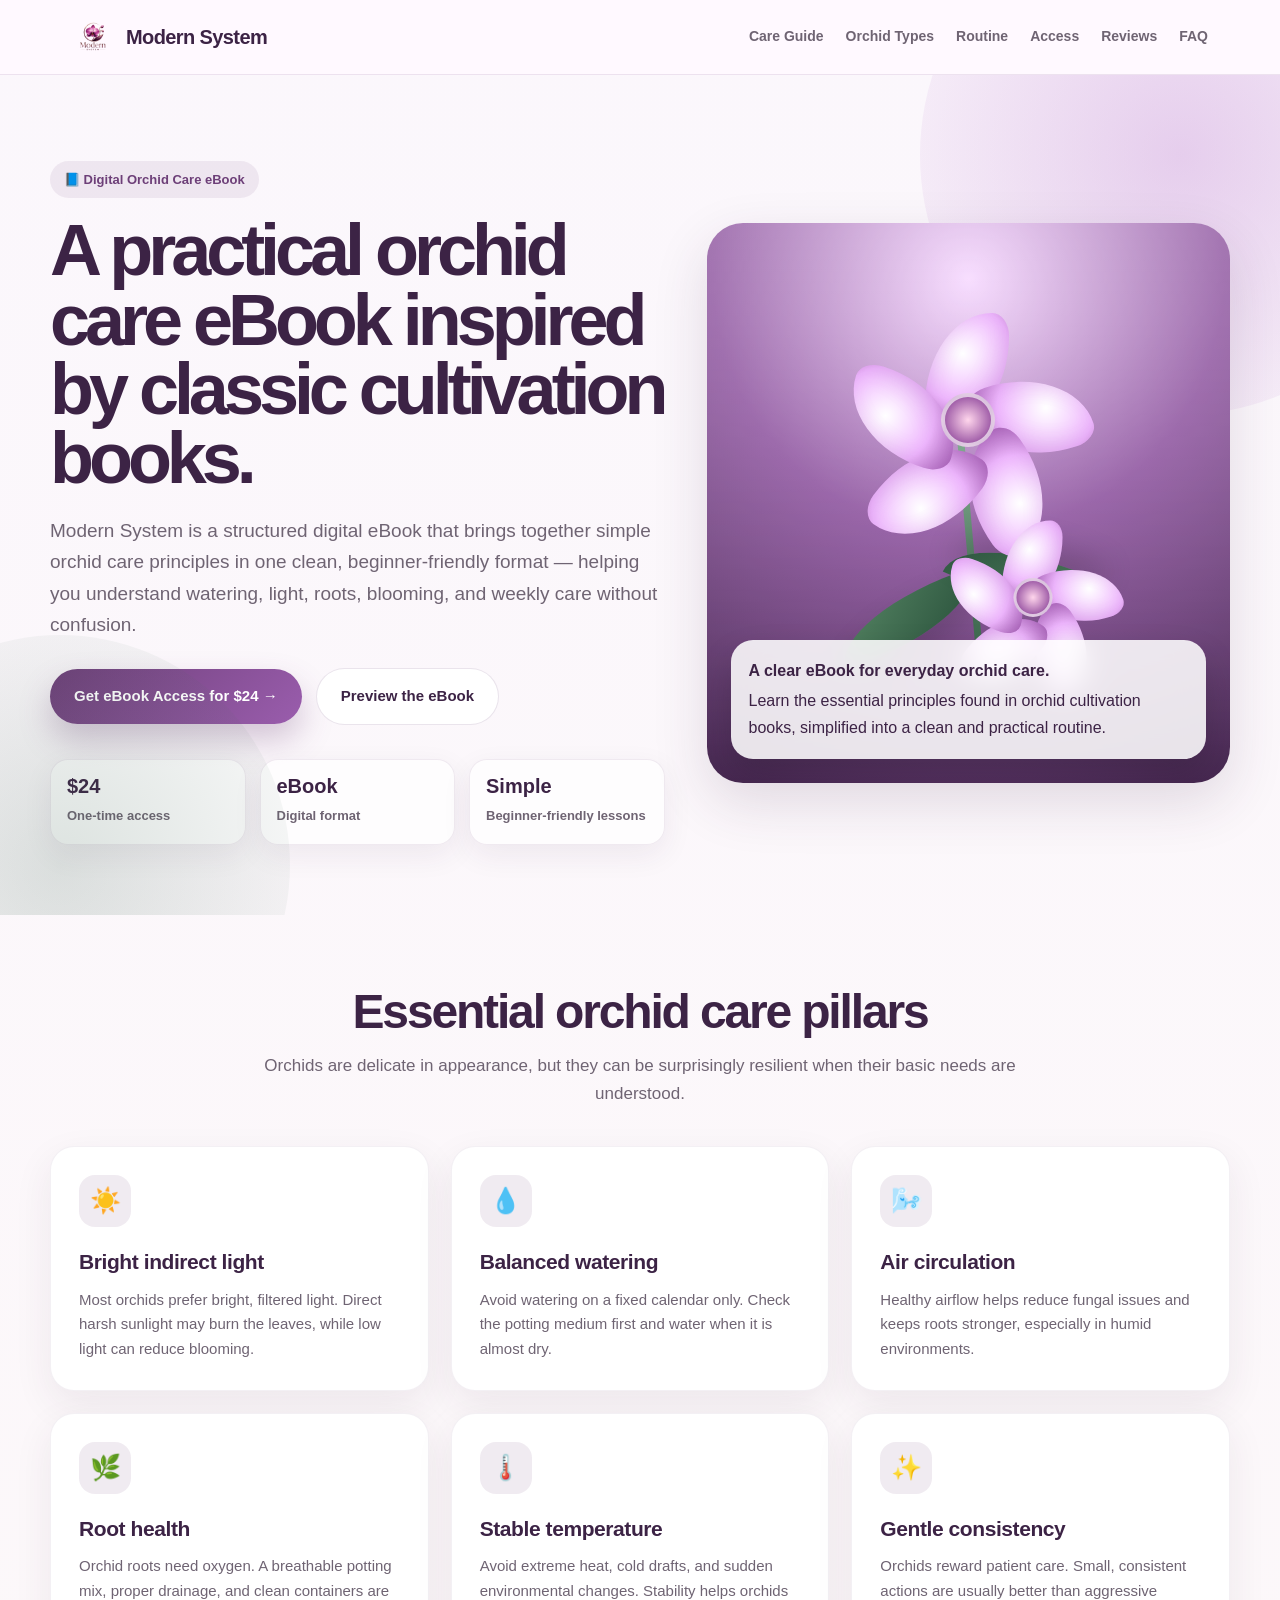
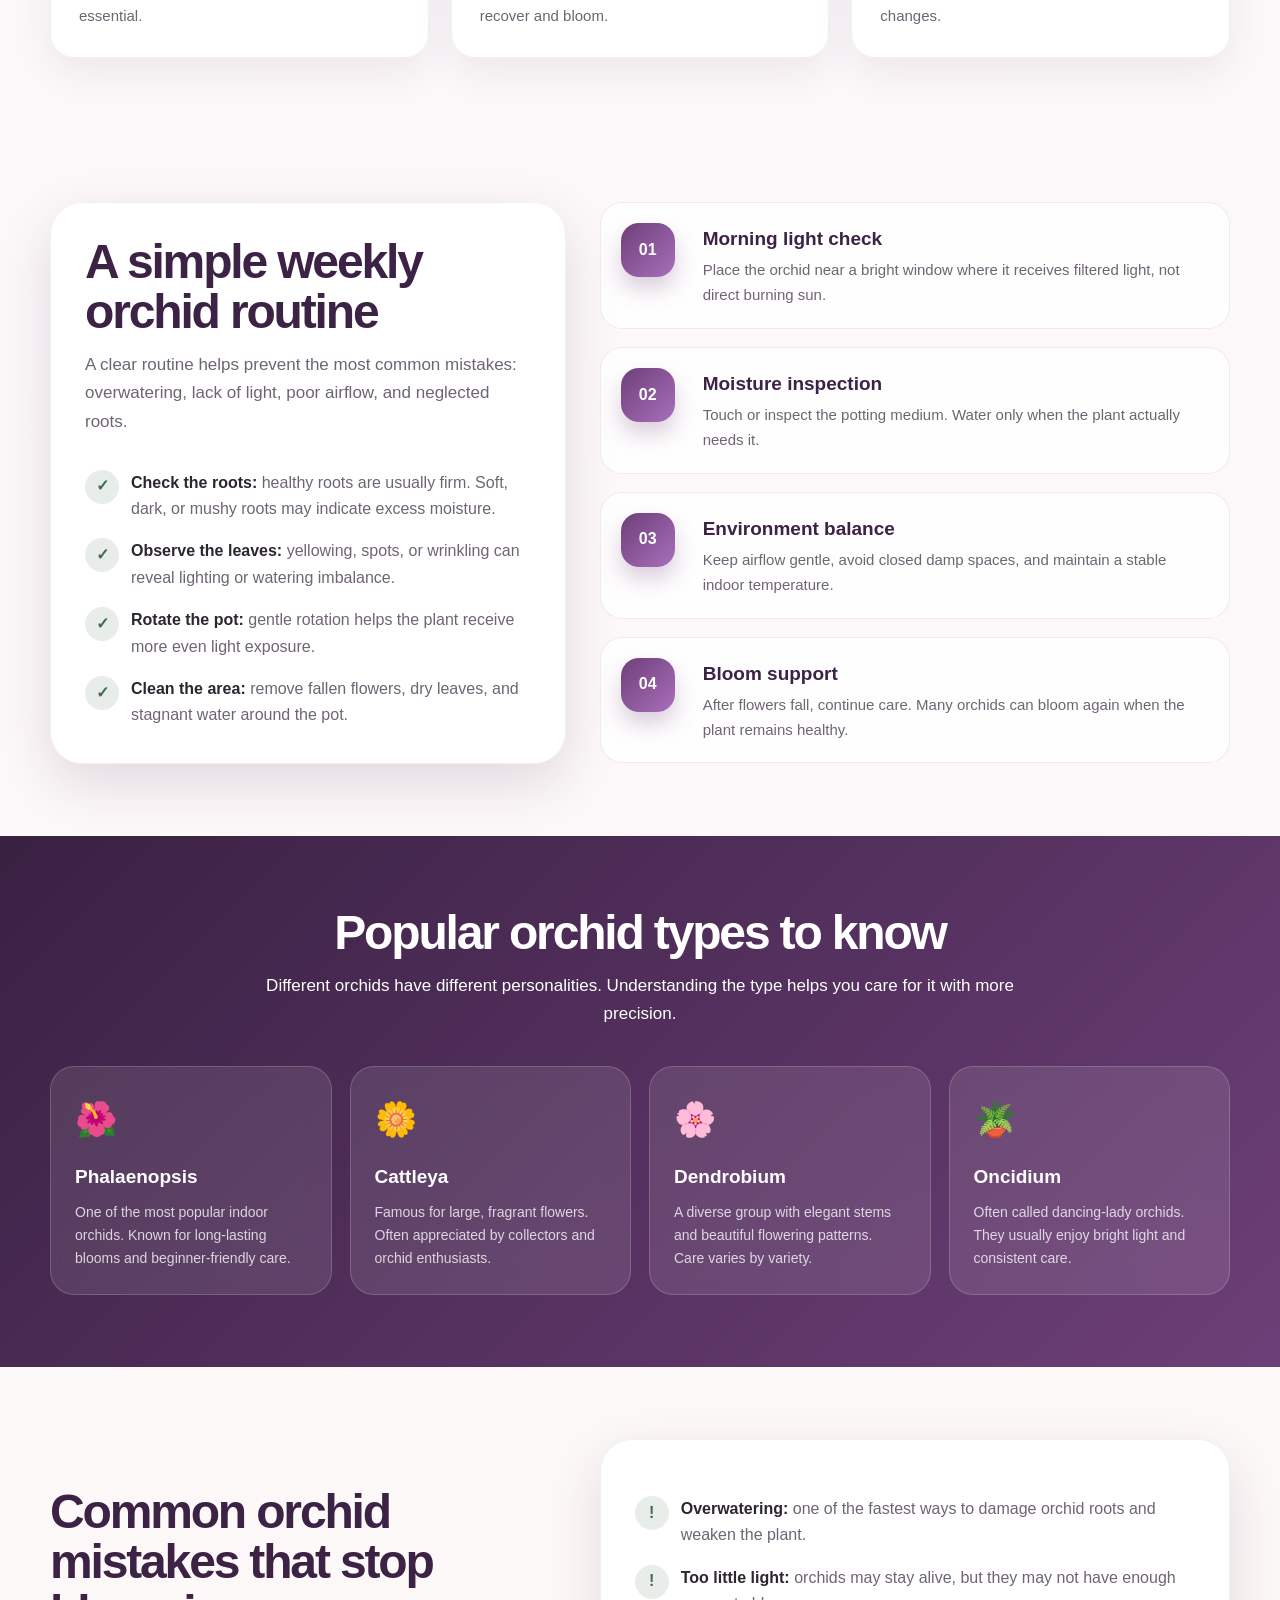
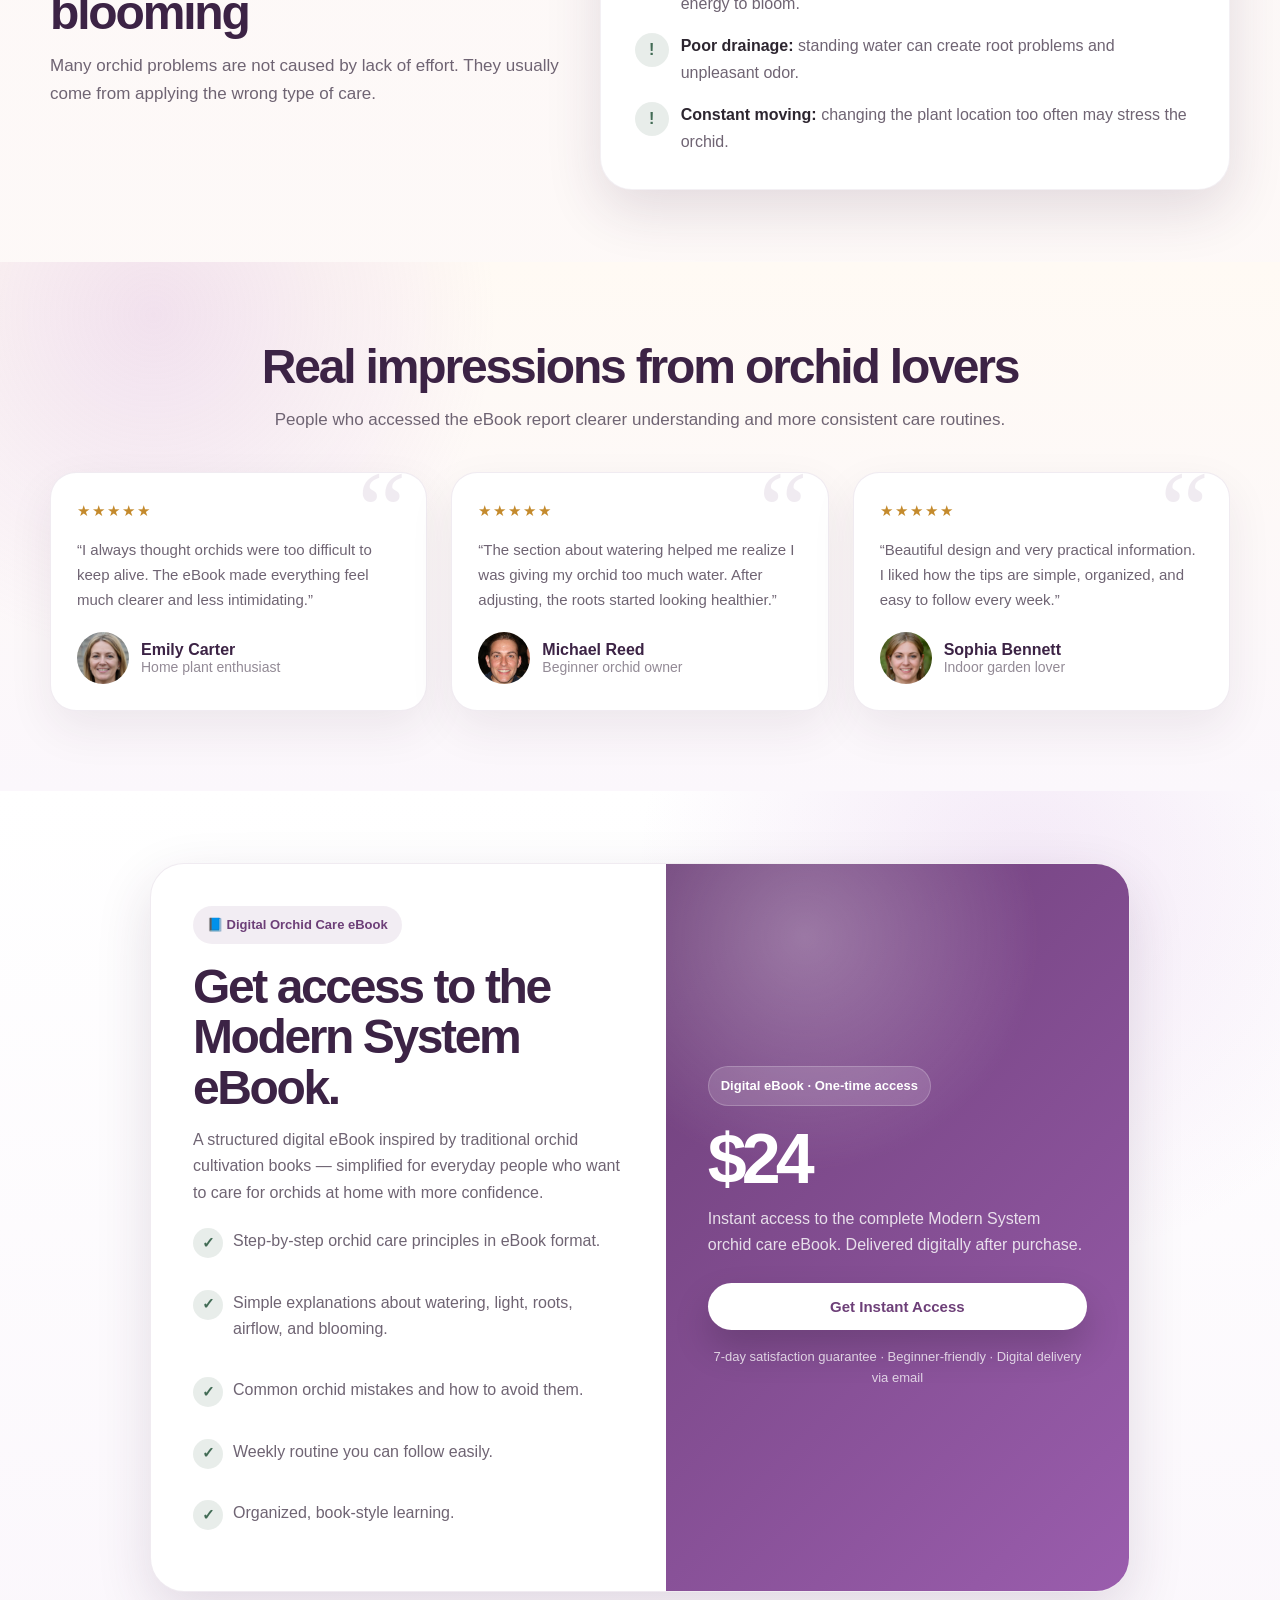
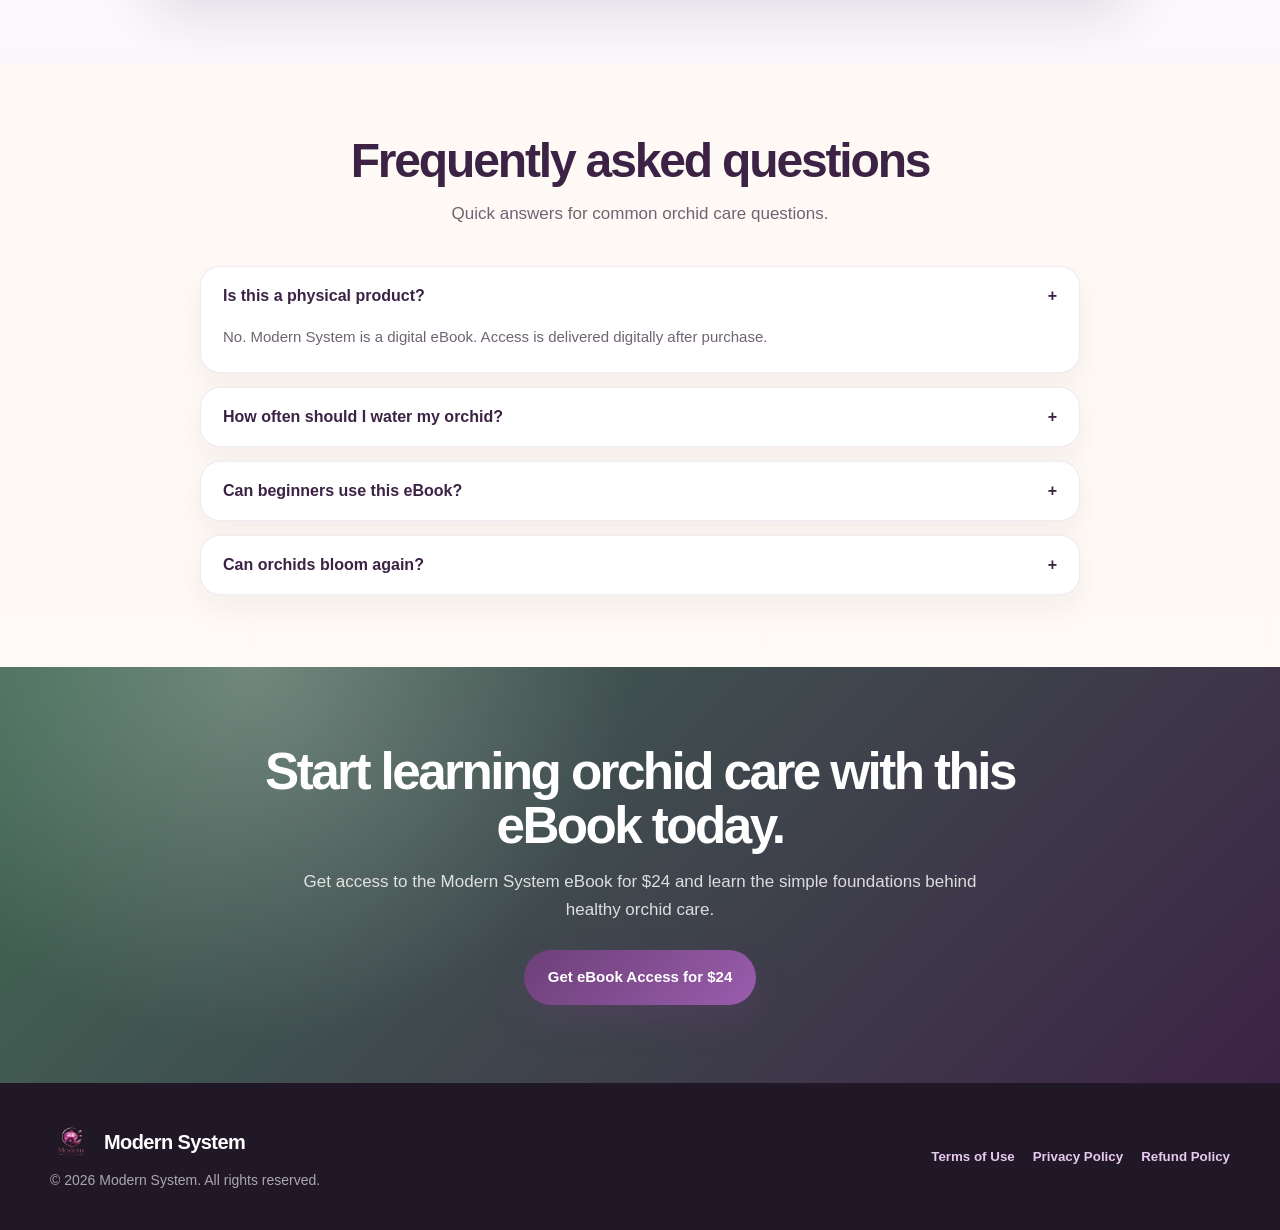
<file: index.html>
<!DOCTYPE html>
<html lang="en">
<head>
  <meta charset="UTF-8" />
  <meta name="viewport" content="width=device-width, initial-scale=1.0, viewport-fit=cover" />
  <title>Modern System</title>
  <meta name="description" content="Modern System is a digital orchid care eBook with simple and practical guidance for beginners, available for $24." />

<!-- Begin of Digistore24 Trusted Badge Code -->
<script type="text/javascript" src="https://www.digistore24.com/trusted-badge/45695/fvZMFjvYJldO67O/salespage"></script>
<!-- End of Digistore24 Trusted Badge Code -->

  <link rel="stylesheet" href="styles.css">

  <style>
    .reveal {
      opacity: 1 !important;
      transform: none !important;
      visibility: visible !important;
    }

    .social-proof {
      padding: 80px 0;
    }

    .testimonials {
      display: grid;
      grid-template-columns: repeat(3, minmax(0, 1fr));
      gap: 24px;
      margin-top: 36px;
    }

    .testimonial-card {
      width: 100%;
      height: 100%;
    }

    .testimonial-card .customer {
      display: flex;
      align-items: center;
      gap: 12px;
      margin-top: 18px;
    }

    .avatar-img {
      width: 52px;
      height: 52px;
      min-width: 52px;
      min-height: 52px;
      border-radius: 50%;
      object-fit: cover;
      object-position: center;
      display: block;
      overflow: hidden;
    }

    .testimonial-card .customer div {
      display: flex;
      flex-direction: column;
      line-height: 1.25;
    }

    .testimonial-card .customer b {
      display: block;
    }

    .testimonial-card .customer span {
      display: block;
      font-size: 14px;
      opacity: 0.75;
    }

    @media (max-width: 900px) {
      .testimonials {
        grid-template-columns: 1fr;
      }

      .avatar-img {
        width: 48px;
        height: 48px;
        min-width: 48px;
        min-height: 48px;
      }
    }
  </style>
</head>

<body>
  <header class="topbar">
    <nav class="nav">
      <a href="#" class="brand" aria-label="Modern System home">
        <img src="./logo.png" alt="Modern System Logo" style="height:42px;width:auto;">
        <span>Modern System</span>
      </a>

      <div class="nav-links">
        <a href="#care">Care Guide</a>
        <a href="#types">Orchid Types</a>
        <a href="#routine">Routine</a>
        <a href="#access">Access</a>
        <a href="#proof">Reviews</a>
        <a href="#faq">FAQ</a>
      </div>
    </nav>
  </header>

  <main>
    <section class="hero">
      <div class="hero-inner">
        <div class="reveal">
          <div class="eyebrow">📘 Digital Orchid Care eBook</div>

          <h1>A practical orchid care eBook inspired by classic cultivation books.</h1>

          <p>
            Modern System is a structured digital eBook that brings together simple orchid care principles in one clean, beginner-friendly format — helping you understand watering, light, roots, blooming, and weekly care without confusion.
          </p>

          <div class="hero-actions">
            <a href="#access" class="btn btn-primary">Get eBook Access for $24 →</a>
            <a href="#care" class="btn btn-secondary">Preview the eBook</a>
          </div>

          <div class="trust-row">
            <div class="trust-item">
              <strong>$24</strong>
              <span>One-time access</span>
            </div>
            <div class="trust-item">
              <strong>eBook</strong>
              <span>Digital format</span>
            </div>
            <div class="trust-item">
              <strong>Simple</strong>
              <span>Beginner-friendly lessons</span>
            </div>
          </div>
        </div>

        <div class="orchid-card reveal" aria-label="Decorative orchid illustration">
          <div class="orchid-illustration">
            <div class="stem"></div>
            <div class="leaf"></div>
            <div class="leaf two"></div>

            <div class="flower">
              <div class="petal p1"></div>
              <div class="petal p2"></div>
              <div class="petal p3"></div>
              <div class="petal p4"></div>
              <div class="petal p5"></div>
              <div class="flower-center"></div>
            </div>

            <div class="flower small">
              <div class="petal p1"></div>
              <div class="petal p2"></div>
              <div class="petal p3"></div>
              <div class="petal p4"></div>
              <div class="petal p5"></div>
              <div class="flower-center"></div>
            </div>
          </div>

          <div class="floating-note">
            <strong>A clear eBook for everyday orchid care.</strong>
            Learn the essential principles found in orchid cultivation books, simplified into a clean and practical routine.
          </div>
        </div>
      </div>
    </section>

    <section id="care">
      <div class="wrap">
        <div class="section-title center reveal">
          <h2>Essential orchid care pillars</h2>
          <p>
            Orchids are delicate in appearance, but they can be surprisingly resilient when their basic needs are understood.
          </p>
        </div>

        <div class="grid-3">
          <article class="info-card reveal">
            <div class="icon">☀️</div>
            <h3>Bright indirect light</h3>
            <p>Most orchids prefer bright, filtered light. Direct harsh sunlight may burn the leaves, while low light can reduce blooming.</p>
          </article>

          <article class="info-card reveal">
            <div class="icon">💧</div>
            <h3>Balanced watering</h3>
            <p>Avoid watering on a fixed calendar only. Check the potting medium first and water when it is almost dry.</p>
          </article>

          <article class="info-card reveal">
            <div class="icon">🌬️</div>
            <h3>Air circulation</h3>
            <p>Healthy airflow helps reduce fungal issues and keeps roots stronger, especially in humid environments.</p>
          </article>

          <article class="info-card reveal">
            <div class="icon">🌿</div>
            <h3>Root health</h3>
            <p>Orchid roots need oxygen. A breathable potting mix, proper drainage, and clean containers are essential.</p>
          </article>

          <article class="info-card reveal">
            <div class="icon">🌡️</div>
            <h3>Stable temperature</h3>
            <p>Avoid extreme heat, cold drafts, and sudden environmental changes. Stability helps orchids recover and bloom.</p>
          </article>

          <article class="info-card reveal">
            <div class="icon">✨</div>
            <h3>Gentle consistency</h3>
            <p>Orchids reward patient care. Small, consistent actions are usually better than aggressive changes.</p>
          </article>
        </div>
      </div>
    </section>

    <section id="routine">
      <div class="wrap split">
        <div class="panel reveal">
          <div class="section-title">
            <h2>A simple weekly orchid routine</h2>
            <p>A clear routine helps prevent the most common mistakes: overwatering, lack of light, poor airflow, and neglected roots.</p>
          </div>

          <div class="check-list">
            <div class="check"><span>✓</span><div><b>Check the roots:</b> healthy roots are usually firm. Soft, dark, or mushy roots may indicate excess moisture.</div></div>
            <div class="check"><span>✓</span><div><b>Observe the leaves:</b> yellowing, spots, or wrinkling can reveal lighting or watering imbalance.</div></div>
            <div class="check"><span>✓</span><div><b>Rotate the pot:</b> gentle rotation helps the plant receive more even light exposure.</div></div>
            <div class="check"><span>✓</span><div><b>Clean the area:</b> remove fallen flowers, dry leaves, and stagnant water around the pot.</div></div>
          </div>
        </div>

        <div class="timeline reveal">
          <div class="step"><div class="number">01</div><div><h3>Morning light check</h3><p>Place the orchid near a bright window where it receives filtered light, not direct burning sun.</p></div></div>
          <div class="step"><div class="number">02</div><div><h3>Moisture inspection</h3><p>Touch or inspect the potting medium. Water only when the plant actually needs it.</p></div></div>
          <div class="step"><div class="number">03</div><div><h3>Environment balance</h3><p>Keep airflow gentle, avoid closed damp spaces, and maintain a stable indoor temperature.</p></div></div>
          <div class="step"><div class="number">04</div><div><h3>Bloom support</h3><p>After flowers fall, continue care. Many orchids can bloom again when the plant remains healthy.</p></div></div>
        </div>
      </div>
    </section>

    <section id="types" class="species">
      <div class="wrap">
        <div class="section-title center reveal">
          <h2>Popular orchid types to know</h2>
          <p>Different orchids have different personalities. Understanding the type helps you care for it with more precision.</p>
        </div>

        <div class="species-grid">
          <div class="species-card reveal"><div class="emoji">🌺</div><h3>Phalaenopsis</h3><p>One of the most popular indoor orchids. Known for long-lasting blooms and beginner-friendly care.</p></div>
          <div class="species-card reveal"><div class="emoji">🌼</div><h3>Cattleya</h3><p>Famous for large, fragrant flowers. Often appreciated by collectors and orchid enthusiasts.</p></div>
          <div class="species-card reveal"><div class="emoji">🌸</div><h3>Dendrobium</h3><p>A diverse group with elegant stems and beautiful flowering patterns. Care varies by variety.</p></div>
          <div class="species-card reveal"><div class="emoji">🪴</div><h3>Oncidium</h3><p>Often called dancing-lady orchids. They usually enjoy bright light and consistent care.</p></div>
        </div>
      </div>
    </section>

    <section>
      <div class="wrap split">
        <div class="section-title reveal">
          <h2>Common orchid mistakes that stop blooming</h2>
          <p>Many orchid problems are not caused by lack of effort. They usually come from applying the wrong type of care.</p>
        </div>

        <div class="panel reveal">
          <div class="check-list">
            <div class="check"><span>!</span><div><b>Overwatering:</b> one of the fastest ways to damage orchid roots and weaken the plant.</div></div>
            <div class="check"><span>!</span><div><b>Too little light:</b> orchids may stay alive, but they may not have enough energy to bloom.</div></div>
            <div class="check"><span>!</span><div><b>Poor drainage:</b> standing water can create root problems and unpleasant odor.</div></div>
            <div class="check"><span>!</span><div><b>Constant moving:</b> changing the plant location too often may stress the orchid.</div></div>
          </div>
        </div>
      </div>
    </section>

    <section id="proof" class="social-proof">
      <div class="wrap">
        <div class="section-title center reveal">
          <h2>Real impressions from orchid lovers</h2>
          <p>People who accessed the eBook report clearer understanding and more consistent care routines.</p>
        </div>

        <div class="testimonials">
          <article class="testimonial-card reveal">
            <div class="stars">★★★★★</div>
            <p>“I always thought orchids were too difficult to keep alive. The eBook made everything feel much clearer and less intimidating.”</p>
            <div class="customer">
              <img src="/images/user1.png" alt="Emily Carter" class="avatar-img" loading="lazy" onerror="this.src='/images/default-avatar.jpg'">
              <div>
                <b>Emily Carter</b>
                <span>Home plant enthusiast</span>
              </div>
            </div>
          </article>

          <article class="testimonial-card reveal">
            <div class="stars">★★★★★</div>
            <p>“The section about watering helped me realize I was giving my orchid too much water. After adjusting, the roots started looking healthier.”</p>
            <div class="customer">
              <img src="/images/user2.png" alt="Michael Reed" class="avatar-img" loading="lazy" onerror="this.src='/images/default-avatar.jpg'">
              <div>
                <b>Michael Reed</b>
                <span>Beginner orchid owner</span>
              </div>
            </div>
          </article>

          <article class="testimonial-card reveal">
            <div class="stars">★★★★★</div>
            <p>“Beautiful design and very practical information. I liked how the tips are simple, organized, and easy to follow every week.”</p>
            <div class="customer">
              <img src="/images/user3.png" alt="Sophia Bennett" class="avatar-img" loading="lazy" onerror="this.src='/images/default-avatar.jpg'">
              <div>
                <b>Sophia Bennett</b>
                <span>Indoor garden lover</span>
              </div>
            </div>
          </article>
        </div>
      </div>
    </section>

    <section id="access" class="access-section">
      <div class="wrap">
        <div class="access-box reveal">
          <div class="access-content">
            <div class="eyebrow">📘 Digital Orchid Care eBook</div>
            <h2>Get access to the Modern System eBook.</h2>
            <p>A structured digital eBook inspired by traditional orchid cultivation books — simplified for everyday people who want to care for orchids at home with more confidence.</p>

            <div class="access-list">
              <div><span>✓</span><p>Step-by-step orchid care principles in eBook format.</p></div>
              <div><span>✓</span><p>Simple explanations about watering, light, roots, airflow, and blooming.</p></div>
              <div><span>✓</span><p>Common orchid mistakes and how to avoid them.</p></div>
              <div><span>✓</span><p>Weekly routine you can follow easily.</p></div>
              <div><span>✓</span><p>Organized, book-style learning.</p></div>
            </div>
          </div>

          <div class="price-panel">
            <div class="price-label">Digital eBook · One-time access</div>
            <div class="price">$24</div>
            <p>Instant access to the complete Modern System orchid care eBook. Delivered digitally after purchase.</p>
            <button type="button" class="btn no-redirect" id="getInstantAccessBtn">Get Instant Access</button>
            <div class="safe-note">7-day satisfaction guarantee · Beginner-friendly · Digital delivery via email</div>
          </div>
        </div>
      </div>
    </section>

    <section id="faq">
      <div class="wrap">
        <div class="section-title center reveal">
          <h2>Frequently asked questions</h2>
          <p>Quick answers for common orchid care questions.</p>
        </div>

        <div class="faq">
          <div class="faq-item reveal active">
            <button class="faq-question" type="button">Is this a physical product?<span>+</span></button>
            <div class="faq-answer">No. Modern System is a digital eBook. Access is delivered digitally after purchase.</div>
          </div>

          <div class="faq-item reveal">
            <button class="faq-question" type="button">How often should I water my orchid?<span>+</span></button>
            <div class="faq-answer">It depends on the environment, pot size, and potting medium. In general, water when the medium is nearly dry instead of following a rigid schedule.</div>
          </div>

          <div class="faq-item reveal">
            <button class="faq-question" type="button">Can beginners use this eBook?<span>+</span></button>
            <div class="faq-answer">Yes. The eBook was written for beginners and uses simple, practical language.</div>
          </div>

          <div class="faq-item reveal">
            <button class="faq-question" type="button">Can orchids bloom again?<span>+</span></button>
            <div class="faq-answer">Yes. Many orchids can rebloom when they receive proper light, consistent care, healthy roots, and enough recovery time after flowering.</div>
          </div>
        </div>
      </div>
    </section>

    <section class="cta-band">
      <div class="wrap reveal">
        <h2>Start learning orchid care with this eBook today.</h2>
        <p>Get access to the Modern System eBook for $24 and learn the simple foundations behind healthy orchid care.</p>
        <a href="#access" class="btn btn-primary">Get eBook Access for $24</a>
      </div>
    </section>
  </main>

  <footer>
    <div class="footer-inner">
      <div>
        <div class="brand" style="color:white;">
          <img src="./logo.png" alt="Modern System Logo" style="height:42px;width:auto;">
          <span>Modern System</span>
        </div>
        <div class="copy">© 2026 Modern System. All rights reserved.</div>
      </div>

      <div class="footer-links">
        <button type="button" onclick="openPolicy('terms')">Terms of Use</button>
        <button type="button" onclick="openPolicy('privacy')">Privacy Policy</button>
        <button type="button" onclick="openPolicy('refund')">Refund Policy</button>
      </div>
    </div>
  </footer>

  <div class="modal" id="policyModal" role="dialog" aria-modal="true" aria-labelledby="policyTitle">
    <div class="modal-box">
      <div class="modal-head">
        <h2 id="policyTitle">Policy</h2>
        <button class="close" type="button" onclick="closePolicy()" aria-label="Close policy modal">×</button>
      </div>
      <div class="modal-body" id="policyBody"></div>
    </div>
  </div>

  <script src="script.js"></script>
</body>
</html>
</file>
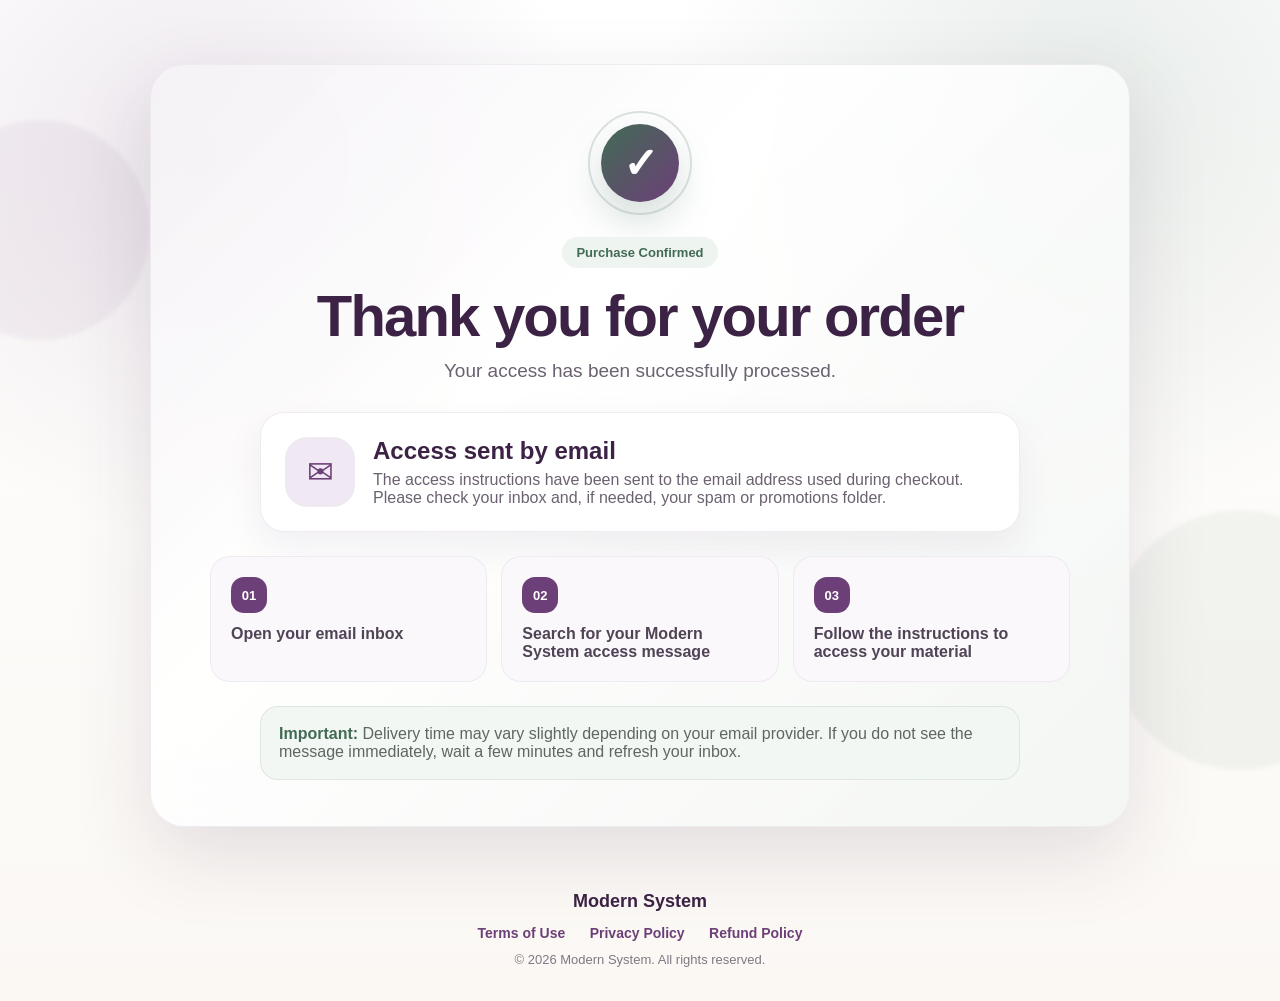
<file: thank-you/index.html>
<!DOCTYPE html>
<html lang="en">
<head>
  <meta charset="UTF-8" />
  <meta name="viewport" content="width=device-width, initial-scale=1.0" />

  <title>Thank You | Modern System</title>
<!-- Begin of Digistore24 Trusted Badge Code -->
<script type="text/javascript" src="https://www.digistore24.com/trusted-badge/45696/QJsoNCV7n7fDfC4/thankyoupage"></script>
<!-- End of Digistore24 Trusted Badge Code -->
  <link rel="stylesheet" href="/thank-you/styles.css" />
</head>

<body>

  <div class="bg-shape shape-one"></div>
  <div class="bg-shape shape-two"></div>

  <main class="thank-page">

    <section class="thank-card">

      <div class="success-animation">
        <div class="ring"></div>
        <div class="checkmark">✓</div>
      </div>

      <span class="badge">Purchase Confirmed</span>

      <h1>Thank you for your order</h1>

      <p class="lead">
        Your access has been successfully processed.
      </p>

      <div class="email-box">
        <div class="email-icon">✉</div>
        <div>
          <h2>Access sent by email</h2>
          <p>
            The access instructions have been sent to the email address used during checkout.
            Please check your inbox and, if needed, your spam or promotions folder.
          </p>
        </div>
      </div>

      <div class="steps">
        <div class="step">
          <span>01</span>
          <p>Open your email inbox</p>
        </div>

        <div class="step">
          <span>02</span>
          <p>Search for your Modern System access message</p>
        </div>

        <div class="step">
          <span>03</span>
          <p>Follow the instructions to access your material</p>
        </div>
      </div>

      <div class="soft-note">
        <strong>Important:</strong>
        Delivery time may vary slightly depending on your email provider. If you do not see the message immediately, wait a few minutes and refresh your inbox.
      </div>

    </section>

  </main>

  <footer>
    <div class="footer-brand">Modern System</div>

    <div class="footer-links">
      <a onclick="openModal('terms')">Terms of Use</a>
      <a onclick="openModal('privacy')">Privacy Policy</a>
      <a onclick="openModal('refund')">Refund Policy</a>
    </div>

    <p>© 2026 Modern System. All rights reserved.</p>
  </footer>

  <div class="modal" id="modal">
    <div class="modal-content">
      <button class="close" onclick="closeModal()">×</button>
      <div id="modalText"></div>
    </div>
  </div>

  <script src="/thank-you/script.js"></script>
</body>
</html>
</file>
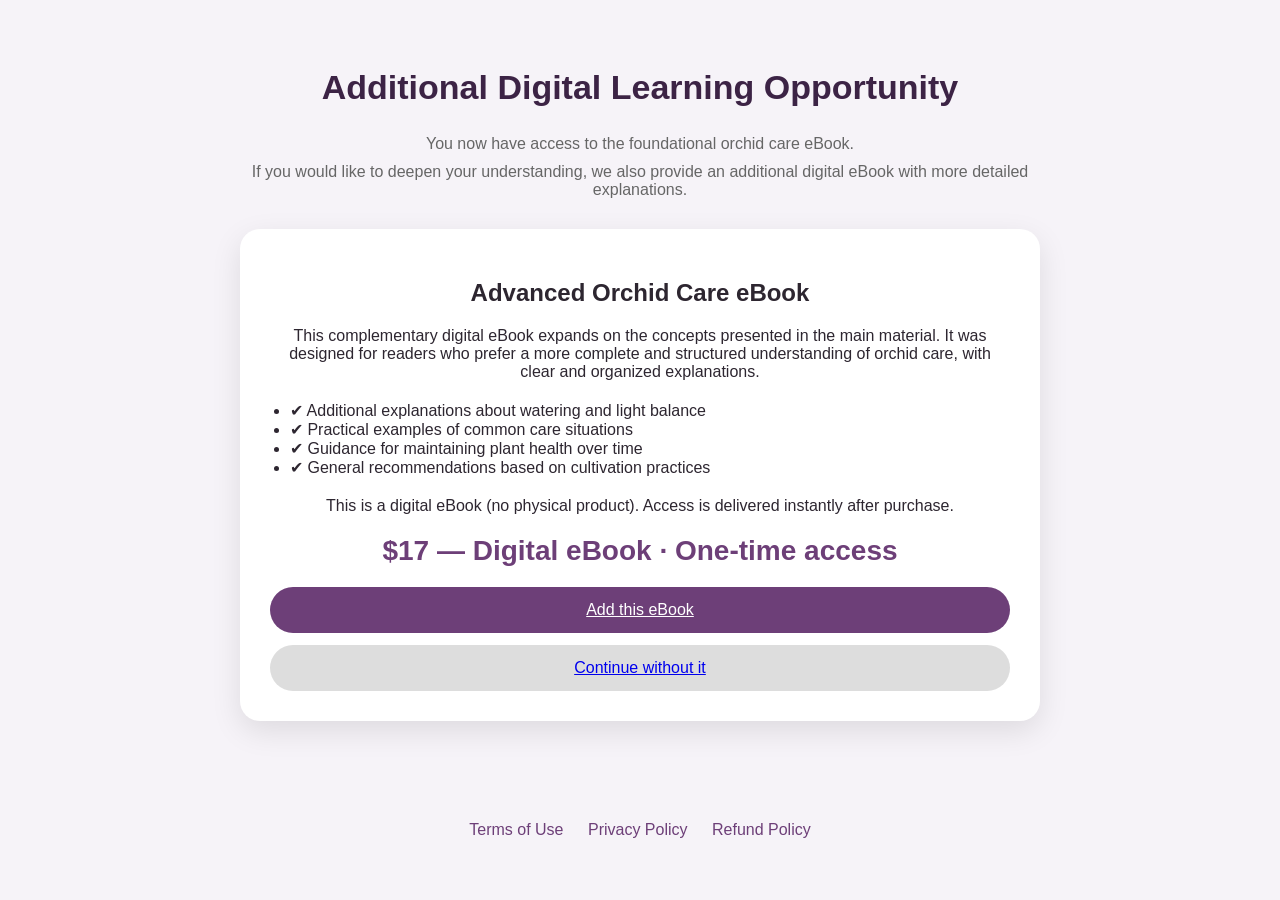
<file: up1/index.html>
<!DOCTYPE html>
<html lang="en">
<head>
<meta charset="UTF-8">
<meta name="viewport" content="width=device-width, initial-scale=1.0">
<title>Advanced Orchid Guide</title>
<link rel="stylesheet" href="/up1/styles.css">

<!-- Begin of Digistore24 Trusted Badge Code -->
<script type="text/javascript" src="https://www.digistore24.com/trusted-badge/45695/fvZMFjvYJldO67O/salespage"></script>
<!-- End of Digistore24 Trusted Badge Code -->

<script src="https://www.digistore24-scripts.com/service/digistore.js"></script>
<script>digistoreUpsell()</script>
</head>

<body>

<section class="upsell">
  <div class="container">

    <h1>Additional Digital Learning Opportunity</h1>

    <p class="subtitle">
      You now have access to the foundational orchid care eBook.
    </p>

    <p class="subtitle">
      If you would like to deepen your understanding, we also provide
      an additional digital eBook with more detailed explanations.
    </p>

    <div class="box">
      <h2>Advanced Orchid Care eBook</h2>

      <p>
        This complementary digital eBook expands on the concepts presented in the main material.
        It was designed for readers who prefer a more complete and structured understanding
        of orchid care, with clear and organized explanations.
      </p>

      <ul>
        <li>✔ Additional explanations about watering and light balance</li>
        <li>✔ Practical examples of common care situations</li>
        <li>✔ Guidance for maintaining plant health over time</li>
        <li>✔ General recommendations based on cultivation practices</li>
      </ul>

      <p class="note">
        This is a digital eBook (no physical product). Access is delivered instantly after purchase.
      </p>

      <div class="price">
        $17 — Digital eBook · One-time access
      </div>

      <div class="buttons">
        <a 
          href="https://www.checkout-ds24.com/answer/yes?template=light" 
          class="accept" 
          id="acceptBtn"
        >
          Add this eBook
        </a>

        <a 
          href="https://www.checkout-ds24.com/answer/no" 
          class="decline" 
          id="declineBtn"
        >
          Continue without it
        </a>
      </div>

    </div>

  </div>
</section>

<footer>
  <div class="footer-links">
    <a onclick="openModal('terms')">Terms of Use</a>
    <a onclick="openModal('privacy')">Privacy Policy</a>
    <a onclick="openModal('refund')">Refund Policy</a>
  </div>
</footer>

<div class="modal" id="modal">
  <div class="modal-content">
    <span class="close" onclick="closeModal()">×</span>
    <div id="modalText"></div>
  </div>
</div>

<script src="/up1/script.js"></script>
</body>
</html>
</file>
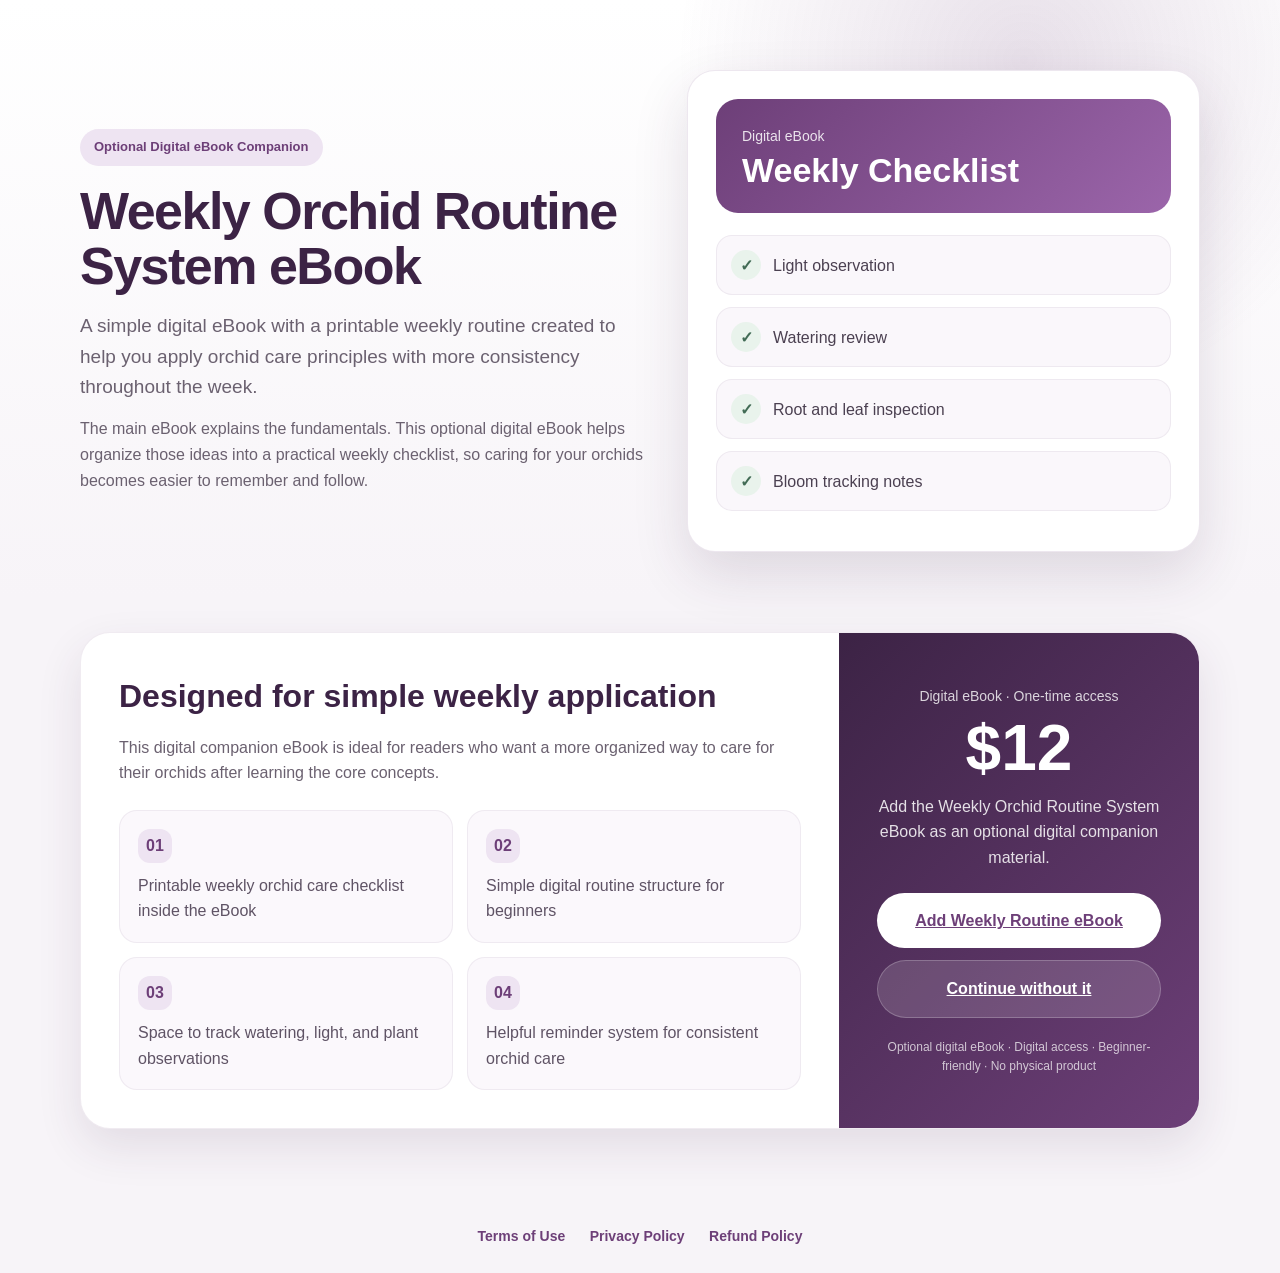
<file: up2/index.html>
<!DOCTYPE html>
<html lang="en">
<head>
  <meta charset="UTF-8">
  <meta name="viewport" content="width=device-width, initial-scale=1.0">
  <title>Weekly Orchid Routine System</title>
  <link rel="stylesheet" href="/up2/styles.css">
<!-- Begin of Digistore24 Trusted Badge Code -->
<script type="text/javascript" src="https://www.digistore24.com/trusted-badge/45695/fvZMFjvYJldO67O/salespage"></script>
<!-- End of Digistore24 Trusted Badge Code -->
  <script src="https://www.digistore24-scripts.com/service/digistore.js"></script>
  <script>digistoreUpsell()</script>
  
</head>

<body>

<main class="page">

  <section class="hero">
    <div class="container hero-grid">

      <div class="hero-copy">
        <span class="badge">Optional Digital eBook Companion</span>

        <h1>Weekly Orchid Routine System eBook</h1>

        <p class="lead">
          A simple digital eBook with a printable weekly routine created to help you apply orchid care principles with more consistency throughout the week.
        </p>

        <p>
          The main eBook explains the fundamentals. This optional digital eBook helps organize those ideas into a practical weekly checklist, so caring for your orchids becomes easier to remember and follow.
        </p>
      </div>

      <div class="routine-card">
        <div class="card-header">
          <span>Digital eBook</span>
          <strong>Weekly Checklist</strong>
        </div>

        <div class="check-row">
          <span>✓</span>
          <p>Light observation</p>
        </div>

        <div class="check-row">
          <span>✓</span>
          <p>Watering review</p>
        </div>

        <div class="check-row">
          <span>✓</span>
          <p>Root and leaf inspection</p>
        </div>

        <div class="check-row">
          <span>✓</span>
          <p>Bloom tracking notes</p>
        </div>
      </div>

    </div>
  </section>

  <section class="offer">
    <div class="container offer-box">

      <div class="offer-content">
        <h2>Designed for simple weekly application</h2>

        <p>
          This digital companion eBook is ideal for readers who want a more organized way to care for their orchids after learning the core concepts.
        </p>

        <div class="benefits">
          <div>
            <span>01</span>
            <p>Printable weekly orchid care checklist inside the eBook</p>
          </div>

          <div>
            <span>02</span>
            <p>Simple digital routine structure for beginners</p>
          </div>

          <div>
            <span>03</span>
            <p>Space to track watering, light, and plant observations</p>
          </div>

          <div>
            <span>04</span>
            <p>Helpful reminder system for consistent orchid care</p>
          </div>
        </div>
      </div>

      <aside class="price-box">
        <p class="small">Digital eBook · One-time access</p>
        <div class="price">$12</div>
        <p class="description">
          Add the Weekly Orchid Routine System eBook as an optional digital companion material.
        </p>

        <a 
          href="https://www.checkout-ds24.com/answer/yes?template=light" 
          class="accept"
          id="acceptBtn"
        >
          Add Weekly Routine eBook
        </a>

        <a 
          href="https://www.checkout-ds24.com/answer/no" 
          class="decline"
          id="declineBtn"
        >
          Continue without it
        </a>

        <p class="safe">Optional digital eBook · Digital access · Beginner-friendly · No physical product</p>
      </aside>

    </div>
  </section>

</main>

<footer>
  <div class="footer-links">
    <a onclick="openModal('terms')">Terms of Use</a>
    <a onclick="openModal('privacy')">Privacy Policy</a>
    <a onclick="openModal('refund')">Refund Policy</a>
  </div>
</footer>

<div class="modal" id="modal">
  <div class="modal-content">
    <button class="close" onclick="closeModal()">×</button>
    <div id="modalText"></div>
  </div>
</div>

<script src="/up2/script.js"></script>
</body>
</html>
</file>
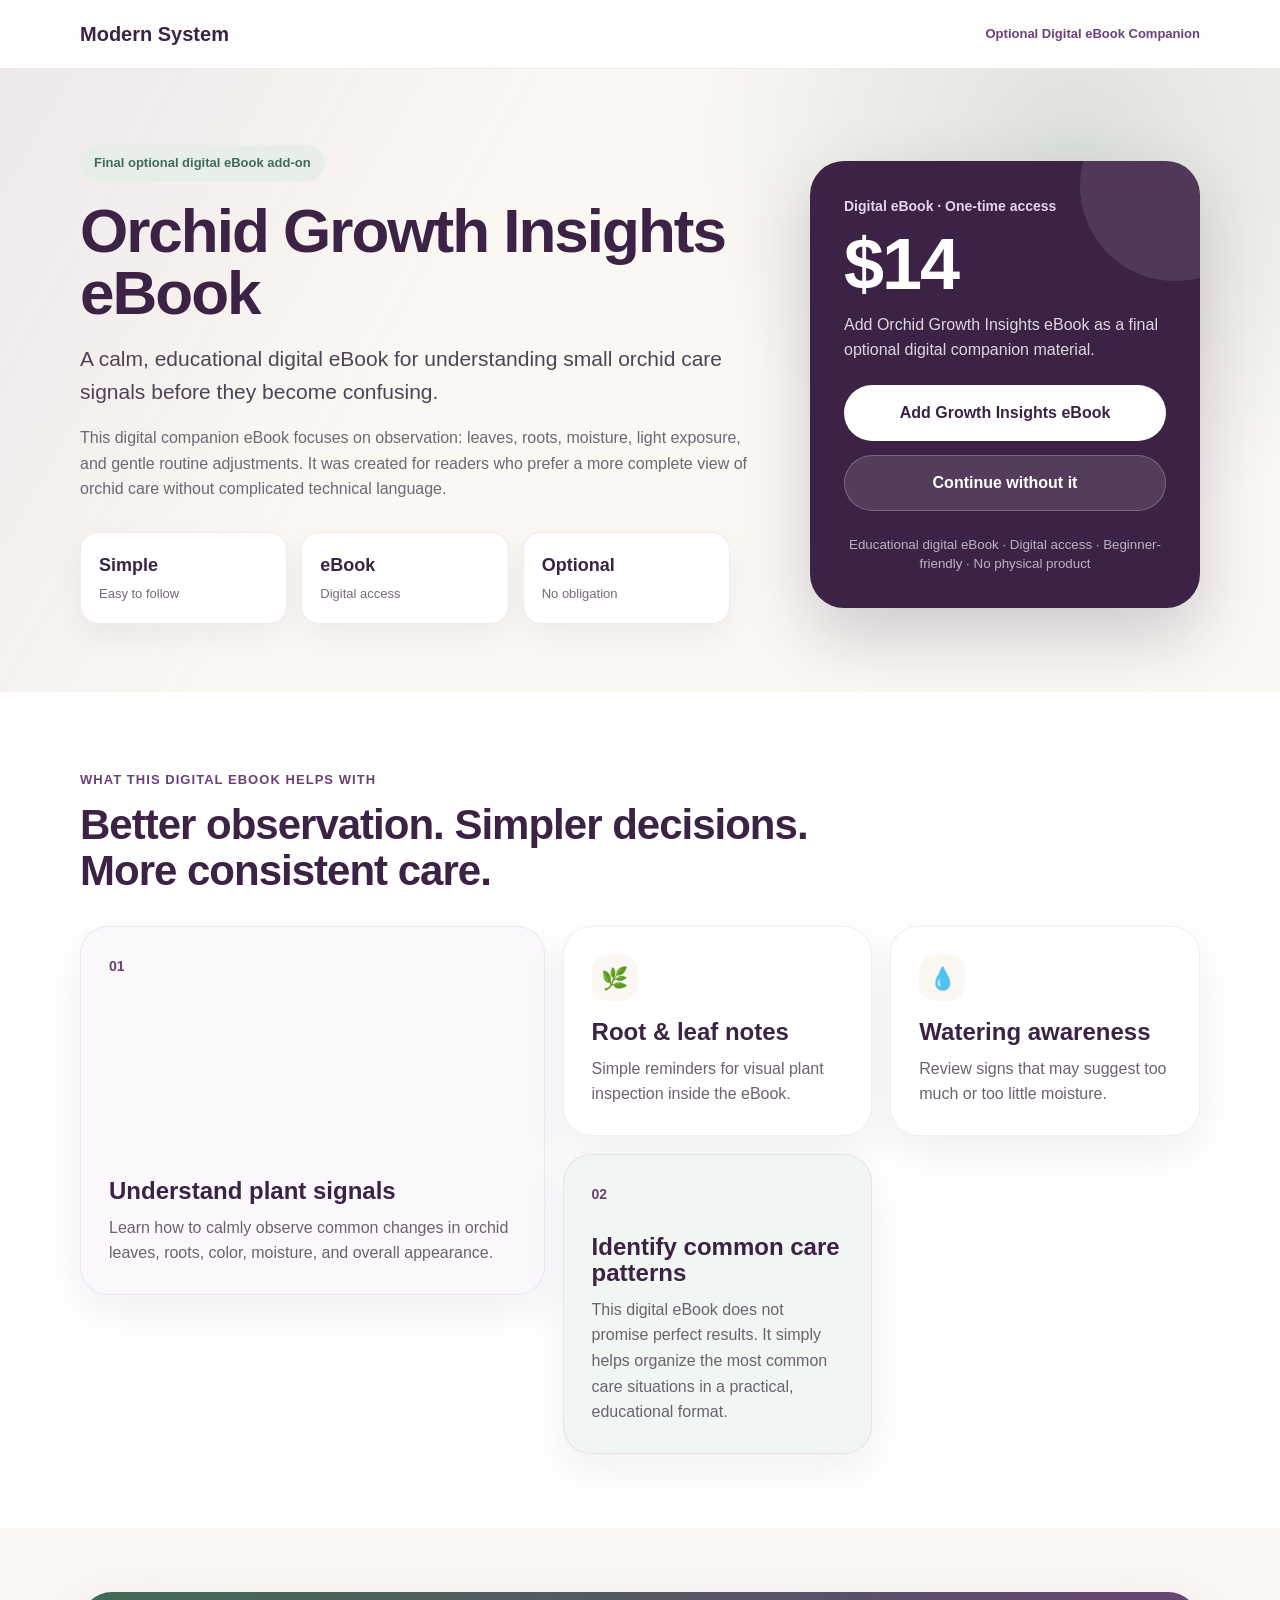
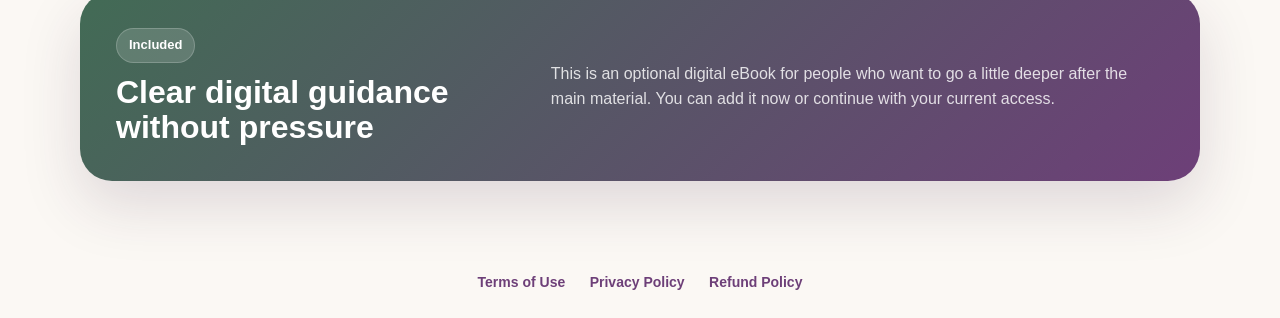
<file: up3/index.html>
<!DOCTYPE html>
<html lang="en">
<head>
  <meta charset="UTF-8">
  <meta name="viewport" content="width=device-width, initial-scale=1.0">
  <title>Orchid Growth Insights</title>
  <link rel="stylesheet" href="/up3/styles.css">
<!-- Begin of Digistore24 Trusted Badge Code -->
<script type="text/javascript" src="https://www.digistore24.com/trusted-badge/45695/fvZMFjvYJldO67O/salespage"></script>
<!-- End of Digistore24 Trusted Badge Code -->
 <script src="https://www.digistore24-scripts.com/service/digistore.js"></script>
 <script>digistoreUpsell()</script>
  
</head>

<body>

<header class="top">
  <div class="container top-inner">
    <div class="brand">Modern System</div>
    <span>Optional Digital eBook Companion</span>
  </div>
</header>

<main>

  <section class="hero">
    <div class="container hero-inner">

      <div class="hero-text">
        <span class="pill">Final optional digital eBook add-on</span>

        <h1>Orchid Growth Insights eBook</h1>

        <p class="lead">
          A calm, educational digital eBook for understanding small orchid care signals before they become confusing.
        </p>

        <p class="body-text">
          This digital companion eBook focuses on observation: leaves, roots, moisture, light exposure, and gentle routine adjustments.
          It was created for readers who prefer a more complete view of orchid care without complicated technical language.
        </p>

        <div class="mini-proof">
          <div>
            <strong>Simple</strong>
            <span>Easy to follow</span>
          </div>
          <div>
            <strong>eBook</strong>
            <span>Digital access</span>
          </div>
          <div>
            <strong>Optional</strong>
            <span>No obligation</span>
          </div>
        </div>
      </div>

      <aside class="purchase-card">
        <div class="card-label">Digital eBook · One-time access</div>
        <div class="price">$14</div>
        <p>Add Orchid Growth Insights eBook as a final optional digital companion material.</p>

        <a 
          href="https://www.checkout-ds24.com/answer/yes?template=light" 
          class="primary-btn"
          id="acceptBtn"
        >
          Add Growth Insights eBook
        </a>

        <a 
          href="https://www.checkout-ds24.com/answer/no" 
          class="secondary-btn"
          id="declineBtn"
        >
          Continue without it
        </a>

        <small>Educational digital eBook · Digital access · Beginner-friendly · No physical product</small>
      </aside>

    </div>
  </section>

  <section class="content-section">
    <div class="container">

      <div class="section-title">
        <span>What this digital eBook helps with</span>
        <h2>Better observation. Simpler decisions. More consistent care.</h2>
      </div>

      <div class="editorial-grid">

        <article class="large-card">
          <div class="number">01</div>
          <h3>Understand plant signals</h3>
          <p>
            Learn how to calmly observe common changes in orchid leaves, roots, color, moisture, and overall appearance.
          </p>
        </article>

        <article class="small-card">
          <div class="icon">🌿</div>
          <h3>Root & leaf notes</h3>
          <p>Simple reminders for visual plant inspection inside the eBook.</p>
        </article>

        <article class="small-card">
          <div class="icon">💧</div>
          <h3>Watering awareness</h3>
          <p>Review signs that may suggest too much or too little moisture.</p>
        </article>

        <article class="large-card green">
          <div class="number">02</div>
          <h3>Identify common care patterns</h3>
          <p>
            This digital eBook does not promise perfect results. It simply helps organize the most common care situations in a practical, educational format.
          </p>
        </article>

      </div>

    </div>
  </section>

  <section class="soft-note">
    <div class="container note-box">
      <div>
        <span class="note-tag">Included</span>
        <h2>Clear digital guidance without pressure</h2>
      </div>

      <p>
        This is an optional digital eBook for people who want to go a little deeper after the main material.
        You can add it now or continue with your current access.
      </p>
    </div>
  </section>

</main>

<footer>
  <div class="footer-links">
    <a onclick="openModal('terms')">Terms of Use</a>
    <a onclick="openModal('privacy')">Privacy Policy</a>
    <a onclick="openModal('refund')">Refund Policy</a>
  </div>
</footer>

<div class="modal" id="modal">
  <div class="modal-content">
    <button class="close" onclick="closeModal()">×</button>
    <div id="modalText"></div>
  </div>
</div>

<script src="/up3/script.js"></script>
</body>
</html>
</file>
<file: styles.css>
:root {
      --primary: #6d3f78;
      --primary-dark: #3c2345;
      --accent: #c894d8;
      --soft: #fbf7fc;
      --cream: #fffaf4;
      --text: #2d2630;
      --muted: #6f6473;
      --white: #ffffff;
      --green: #426b55;
      --shadow: 0 20px 55px rgba(61, 35, 69, 0.14);
      --radius: 24px;
    }

    * {
      box-sizing: border-box;
      margin: 0;
      padding: 0;
    }

    html {
      scroll-behavior: smooth;
    }

    body {
      font-family: Inter, Arial, sans-serif;
      color: var(--text);
      background: linear-gradient(180deg, var(--soft), var(--cream));
      line-height: 1.65;
    }

    a {
      color: inherit;
      text-decoration: none;
    }

    .topbar {
      position: sticky;
      top: 0;
      z-index: 50;
      backdrop-filter: blur(18px);
      background: rgba(255, 250, 255, 0.86);
      border-bottom: 1px solid rgba(109, 63, 120, 0.12);
    }

    .nav {
      max-width: 1180px;
      margin: 0 auto;
      padding: 16px 22px;
      display: flex;
      align-items: center;
      justify-content: space-between;
      gap: 18px;
    }

    .brand {
      display: flex;
      align-items: center;
      gap: 12px;
      font-weight: 800;
      letter-spacing: -0.03em;
      color: var(--primary-dark);
      font-size: 20px;
    }

    .brand-mark {
      width: 42px;
      height: 42px;
      border-radius: 50%;
      display: grid;
      place-items: center;
      background: radial-gradient(circle at 30% 30%, #f5d2ff, #7a4388);
      box-shadow: 0 8px 22px rgba(109, 63, 120, 0.25);
      color: white;
      font-size: 22px;
    }

    .nav-links {
      display: flex;
      align-items: center;
      gap: 22px;
      font-size: 14px;
      color: var(--muted);
      font-weight: 600;
    }

    .nav-links a:hover {
      color: var(--primary);
    }

    .hero {
      position: relative;
      overflow: hidden;
      padding: 86px 22px 70px;
    }

    .hero::before {
      content: "";
      position: absolute;
      width: 520px;
      height: 520px;
      right: -160px;
      top: -180px;
      border-radius: 999px;
      background: radial-gradient(circle, rgba(200, 148, 216, 0.42), rgba(200, 148, 216, 0));
      pointer-events: none;
    }

    .hero::after {
      content: "";
      position: absolute;
      width: 460px;
      height: 460px;
      left: -170px;
      bottom: -180px;
      border-radius: 999px;
      background: radial-gradient(circle, rgba(66, 107, 85, 0.18), rgba(66, 107, 85, 0));
      pointer-events: none;
    }

    .hero-inner {
      max-width: 1180px;
      margin: 0 auto;
      position: relative;
      display: grid;
      grid-template-columns: 1.08fr 0.92fr;
      gap: 42px;
      align-items: center;
    }

    .eyebrow {
      display: inline-flex;
      align-items: center;
      gap: 8px;
      padding: 8px 14px;
      border-radius: 999px;
      background: rgba(109, 63, 120, 0.09);
      color: var(--primary);
      font-weight: 800;
      font-size: 13px;
      margin-bottom: 18px;
    }

    h1 {
      font-size: clamp(42px, 6vw, 72px);
      line-height: 0.96;
      letter-spacing: -0.07em;
      color: var(--primary-dark);
      margin-bottom: 22px;
    }

    .hero p {
      font-size: 19px;
      color: var(--muted);
      max-width: 650px;
      margin-bottom: 28px;
    }

    .hero-actions {
      display: flex;
      gap: 14px;
      flex-wrap: wrap;
      align-items: center;
      margin-bottom: 34px;
    }

    .btn {
      border: none;
      cursor: pointer;
      border-radius: 999px;
      padding: 15px 24px;
      font-weight: 800;
      font-size: 15px;
      display: inline-flex;
      align-items: center;
      gap: 9px;
      transition: transform .2s ease, box-shadow .2s ease, background .2s ease;
    }

    .btn:hover {
      transform: translateY(-2px);
    }

    .btn-primary {
      background: linear-gradient(135deg, var(--primary), #9a5dad);
      color: white;
      box-shadow: 0 16px 32px rgba(109, 63, 120, 0.28);
    }

    .btn-secondary {
      background: white;
      color: var(--primary-dark);
      border: 1px solid rgba(109, 63, 120, 0.14);
    }

    .trust-row {
      display: grid;
      grid-template-columns: repeat(3, minmax(0, 1fr));
      gap: 14px;
      max-width: 650px;
    }

    .trust-item {
      background: rgba(255, 255, 255, 0.75);
      border: 1px solid rgba(109, 63, 120, 0.10);
      padding: 16px;
      border-radius: 18px;
      box-shadow: 0 10px 30px rgba(61, 35, 69, 0.07);
    }

    .trust-item strong {
      display: block;
      color: var(--primary-dark);
      font-size: 20px;
      line-height: 1;
      margin-bottom: 6px;
    }

    .trust-item span {
      color: var(--muted);
      font-size: 13px;
      font-weight: 600;
    }

    .orchid-card {
      position: relative;
      min-height: 560px;
      border-radius: 36px;
      background:
        linear-gradient(180deg, rgba(255,255,255,0.20), rgba(255,255,255,0)),
        radial-gradient(circle at 50% 10%, #f6d7ff, #8f56a0 45%, #44264e 100%);
      box-shadow: var(--shadow);
      overflow: hidden;
      display: grid;
      place-items: center;
      padding: 24px;
    }

    .orchid-illustration {
      position: relative;
      width: min(360px, 90%);
      height: 430px;
    }

    .stem {
      position: absolute;
      width: 7px;
      height: 330px;
      background: linear-gradient(#9cc4a9, #315d43);
      left: 50%;
      bottom: 30px;
      transform: translateX(-50%) rotate(-5deg);
      border-radius: 999px;
    }

    .leaf {
      position: absolute;
      width: 150px;
      height: 58px;
      background: linear-gradient(135deg, #588866, #264d38);
      border-radius: 100% 0 100% 0;
      bottom: 70px;
      left: 45px;
      transform: rotate(-18deg);
      box-shadow: 0 16px 30px rgba(0,0,0,.18);
    }

    .leaf.two {
      left: auto;
      right: 50px;
      bottom: 112px;
      transform: rotate(205deg);
    }

    .flower {
      position: absolute;
      width: 176px;
      height: 176px;
      left: 50%;
      transform: translateX(-50%);
      top: 42px;
      animation: float 4s ease-in-out infinite;
    }

    .flower.small {
      transform: translateX(-50%) scale(.72);
      top: 220px;
      left: 68%;
      animation-delay: .8s;
    }

    .petal {
      position: absolute;
      width: 84px;
      height: 116px;
      background: radial-gradient(circle at 45% 35%, #fff, #f0b8ff 55%, #a75db6);
      border-radius: 80% 20% 80% 20%;
      left: 45px;
      top: 15px;
      transform-origin: 50% 80%;
      box-shadow: inset 0 -12px 26px rgba(107, 43, 122, 0.18);
    }

    .p1 { transform: rotate(0deg) translateY(-32px); }
    .p2 { transform: rotate(72deg) translateY(-32px); }
    .p3 { transform: rotate(144deg) translateY(-32px); }
    .p4 { transform: rotate(216deg) translateY(-32px); }
    .p5 { transform: rotate(288deg) translateY(-32px); }

    .flower-center {
      position: absolute;
      width: 54px;
      height: 54px;
      border-radius: 50%;
      background: radial-gradient(circle, #ffd6ec, #7a2d8d);
      left: 61px;
      top: 63px;
      border: 4px solid rgba(255,255,255,.65);
    }

    @keyframes float {
      0%, 100% { transform: translateX(-50%) translateY(0); }
      50% { transform: translateX(-50%) translateY(-12px); }
    }

    .floating-note {
      position: absolute;
      left: 24px;
      bottom: 24px;
      right: 24px;
      border-radius: 22px;
      padding: 18px;
      background: rgba(255,255,255,.87);
      backdrop-filter: blur(14px);
      box-shadow: 0 18px 35px rgba(0,0,0,.18);
      color: var(--primary-dark);
    }

    .floating-note strong {
      display: block;
      margin-bottom: 4px;
    }

    section {
      padding: 72px 22px;
    }

    .wrap {
      max-width: 1180px;
      margin: 0 auto;
    }

    .section-title {
      max-width: 760px;
      margin-bottom: 34px;
    }

    .section-title.center {
      text-align: center;
      margin: 0 auto 38px;
    }

    .section-title h2 {
      color: var(--primary-dark);
      font-size: clamp(30px, 4vw, 48px);
      line-height: 1.05;
      letter-spacing: -0.045em;
      margin-bottom: 14px;
    }

    .section-title p {
      color: var(--muted);
      font-size: 17px;
    }

    .grid-3 {
      display: grid;
      grid-template-columns: repeat(3, 1fr);
      gap: 22px;
    }

    .info-card {
      background: white;
      border-radius: var(--radius);
      padding: 28px;
      box-shadow: 0 14px 38px rgba(61, 35, 69, 0.08);
      border: 1px solid rgba(109, 63, 120, 0.08);
      transition: transform .2s ease, box-shadow .2s ease;
    }

    .info-card:hover {
      transform: translateY(-5px);
      box-shadow: var(--shadow);
    }

    .icon {
      width: 52px;
      height: 52px;
      border-radius: 16px;
      display: grid;
      place-items: center;
      background: rgba(109, 63, 120, 0.10);
      color: var(--primary);
      font-size: 25px;
      margin-bottom: 18px;
    }

    .info-card h3 {
      color: var(--primary-dark);
      font-size: 21px;
      margin-bottom: 8px;
      letter-spacing: -0.02em;
    }

    .info-card p {
      color: var(--muted);
      font-size: 15px;
    }

    .split {
      display: grid;
      grid-template-columns: .9fr 1.1fr;
      gap: 34px;
      align-items: center;
    }

    .panel {
      background: white;
      border-radius: 32px;
      padding: 34px;
      box-shadow: var(--shadow);
      border: 1px solid rgba(109, 63, 120, 0.08);
    }

    .check-list {
      display: grid;
      gap: 16px;
      margin-top: 22px;
    }

    .check {
      display: grid;
      grid-template-columns: 34px 1fr;
      gap: 12px;
      align-items: start;
      color: var(--muted);
    }

    .check b {
      color: var(--text);
    }

    .check span:first-child {
      width: 34px;
      height: 34px;
      border-radius: 50%;
      background: rgba(66, 107, 85, 0.12);
      color: var(--green);
      display: grid;
      place-items: center;
      font-weight: 900;
    }

    .timeline {
      display: grid;
      gap: 18px;
    }

    .step {
      display: grid;
      grid-template-columns: 64px 1fr;
      gap: 18px;
      align-items: start;
      background: rgba(255,255,255,.78);
      border: 1px solid rgba(109, 63, 120, 0.10);
      border-radius: 22px;
      padding: 20px;
    }

    .number {
      width: 54px;
      height: 54px;
      border-radius: 18px;
      display: grid;
      place-items: center;
      background: linear-gradient(135deg, var(--primary), #a96fbb);
      color: white;
      font-weight: 900;
      box-shadow: 0 12px 22px rgba(109, 63, 120, 0.25);
    }

    .step h3 {
      color: var(--primary-dark);
      margin-bottom: 4px;
      font-size: 19px;
    }

    .step p {
      color: var(--muted);
      font-size: 15px;
    }

    .species {
      background: linear-gradient(135deg, #392142, #6d3f78);
      color: white;
    }

    .species .section-title h2,
    .species .section-title p {
      color: white;
    }

    .species-grid {
      display: grid;
      grid-template-columns: repeat(4, 1fr);
      gap: 18px;
    }

    .species-card {
      background: rgba(255,255,255,.10);
      border: 1px solid rgba(255,255,255,.18);
      border-radius: 24px;
      padding: 24px;
      backdrop-filter: blur(12px);
    }

    .species-card .emoji {
      font-size: 34px;
      margin-bottom: 14px;
    }

    .species-card h3 {
      font-size: 19px;
      margin-bottom: 8px;
    }

    .species-card p {
      color: rgba(255,255,255,.78);
      font-size: 14px;
    }



    .access-section {
      background:
        radial-gradient(circle at 80% 10%, rgba(200, 148, 216, 0.20), transparent 30%),
        linear-gradient(180deg, #ffffff, #fbf7fc);
    }

    .access-box {
      max-width: 980px;
      margin: 0 auto;
      background: white;
      border-radius: 34px;
      box-shadow: var(--shadow);
      border: 1px solid rgba(109, 63, 120, 0.10);
      overflow: hidden;
      display: grid;
      grid-template-columns: 1fr 0.9fr;
    }

    .access-content {
      padding: 42px;
    }

    .access-content h2 {
      color: var(--primary-dark);
      font-size: clamp(32px, 4vw, 48px);
      line-height: 1.05;
      letter-spacing: -0.05em;
      margin-bottom: 14px;
    }

    .access-content p {
      color: var(--muted);
      font-size: 16px;
      margin-bottom: 22px;
    }

    .access-list {
      display: grid;
      gap: 13px;
      margin-top: 20px;
    }

    .access-list div {
      display: grid;
      grid-template-columns: 30px 1fr;
      gap: 10px;
      color: var(--muted);
      font-size: 15px;
      align-items: start;
    }

    .access-list span {
      width: 30px;
      height: 30px;
      border-radius: 50%;
      background: rgba(66, 107, 85, 0.12);
      color: var(--green);
      display: grid;
      place-items: center;
      font-weight: 900;
    }

    .price-panel {
      padding: 42px;
      background:
        radial-gradient(circle at 30% 10%, rgba(255,255,255,.28), transparent 32%),
        linear-gradient(135deg, var(--primary), #9a5dad);
      color: white;
      display: flex;
      flex-direction: column;
      justify-content: center;
    }

    .price-label {
      display: inline-flex;
      width: fit-content;
      padding: 8px 12px;
      border-radius: 999px;
      background: rgba(255,255,255,.14);
      border: 1px solid rgba(255,255,255,.20);
      font-size: 13px;
      font-weight: 800;
      margin-bottom: 18px;
    }

    .price {
      font-size: 70px;
      line-height: 1;
      font-weight: 900;
      letter-spacing: -0.07em;
      margin-bottom: 12px;
    }

    .price-panel p {
      color: rgba(255,255,255,.82);
      margin-bottom: 24px;
    }

    .price-panel .btn {
      justify-content: center;
      background: white;
      color: var(--primary);
      box-shadow: 0 18px 36px rgba(0,0,0,.18);
    }

    .safe-note {
      margin-top: 16px;
      color: rgba(255,255,255,.75);
      font-size: 13px;
      text-align: center;
    }

    .social-proof {
      background:
        radial-gradient(circle at 12% 10%, rgba(200, 148, 216, 0.24), transparent 28%),
        linear-gradient(180deg, #fffaf4, #fbf7fc);
    }

    .proof-stats {
      display: grid;
      grid-template-columns: repeat(4, 1fr);
      gap: 16px;
      margin-bottom: 30px;
    }

    .proof-stat {
      background: white;
      border-radius: 22px;
      padding: 22px;
      text-align: center;
      border: 1px solid rgba(109, 63, 120, 0.10);
      box-shadow: 0 14px 36px rgba(61, 35, 69, 0.07);
    }

    .proof-stat strong {
      display: block;
      color: var(--primary-dark);
      font-size: 30px;
      line-height: 1;
      letter-spacing: -0.04em;
      margin-bottom: 8px;
    }

    .proof-stat span {
      color: var(--muted);
      font-size: 13px;
      font-weight: 700;
    }

    .testimonials {
      display: grid;
      grid-template-columns: repeat(3, 1fr);
      gap: 22px;
    }

    .testimonial-card {
      position: relative;
      background: white;
      border-radius: 26px;
      padding: 26px;
      border: 1px solid rgba(109, 63, 120, 0.10);
      box-shadow: 0 18px 45px rgba(61, 35, 69, 0.08);
      overflow: hidden;
    }

    .testimonial-card::before {
      content: "“";
      position: absolute;
      right: 20px;
      top: -18px;
      color: rgba(109, 63, 120, 0.10);
      font-size: 110px;
      font-family: Georgia, serif;
      line-height: 1;
    }

    .stars {
      color: #c48a2c;
      letter-spacing: 2px;
      font-size: 15px;
      margin-bottom: 14px;
    }

    .testimonial-card p {
      color: var(--muted);
      font-size: 15px;
      position: relative;
      z-index: 1;
      margin-bottom: 20px;
    }

    .customer {
      display: flex;
      align-items: center;
      gap: 12px;
      position: relative;
      z-index: 1;
    }

    .avatar {
      width: 48px;
      height: 48px;
      border-radius: 50%;
      display: grid;
      place-items: center;
      color: white;
      font-weight: 900;
      background: linear-gradient(135deg, var(--primary), var(--accent));
      box-shadow: 0 10px 20px rgba(109, 63, 120, 0.22);
    }

    .customer b {
      display: block;
      color: var(--primary-dark);
      line-height: 1.1;
    }

    .customer span {
      color: var(--muted);
      font-size: 13px;
    }

    .proof-highlight {
      margin-top: 24px;
      padding: 24px;
      border-radius: 26px;
      background: linear-gradient(135deg, rgba(109, 63, 120, 0.10), rgba(66, 107, 85, 0.10));
      border: 1px solid rgba(109, 63, 120, 0.12);
      display: grid;
      grid-template-columns: 56px 1fr;
      gap: 16px;
      align-items: center;
    }

    .proof-highlight-icon {
      width: 56px;
      height: 56px;
      border-radius: 18px;
      display: grid;
      place-items: center;
      background: white;
      color: var(--primary);
      font-size: 27px;
      box-shadow: 0 12px 26px rgba(61, 35, 69, 0.08);
    }

    .proof-highlight strong {
      color: var(--primary-dark);
      display: block;
      margin-bottom: 4px;
      font-size: 18px;
    }

    .proof-highlight p {
      color: var(--muted);
      font-size: 15px;
      margin: 0;
    }

    .faq {
      display: grid;
      gap: 14px;
      max-width: 880px;
      margin: 0 auto;
    }

    .faq-item {
      background: white;
      border-radius: 20px;
      border: 1px solid rgba(109, 63, 120, 0.10);
      box-shadow: 0 12px 30px rgba(61, 35, 69, 0.06);
      overflow: hidden;
    }

    .faq-question {
      width: 100%;
      background: none;
      border: none;
      padding: 20px 22px;
      text-align: left;
      color: var(--primary-dark);
      font-size: 16px;
      font-weight: 900;
      cursor: pointer;
      display: flex;
      justify-content: space-between;
      gap: 14px;
    }

    .faq-answer {
      display: none;
      padding: 0 22px 22px;
      color: var(--muted);
      font-size: 15px;
    }

    .faq-item.active .faq-answer {
      display: block;
    }

    .cta-band {
      padding: 78px 22px;
      background:
        radial-gradient(circle at 20% 0%, rgba(255,255,255,.25), transparent 34%),
        linear-gradient(135deg, var(--green), var(--primary-dark));
      color: white;
      text-align: center;
    }

    .cta-band h2 {
      font-size: clamp(32px, 4vw, 52px);
      letter-spacing: -0.05em;
      line-height: 1.05;
      max-width: 820px;
      margin: 0 auto 16px;
    }

    .cta-band p {
      max-width: 720px;
      margin: 0 auto 26px;
      color: rgba(255,255,255,.82);
      font-size: 17px;
    }

    footer {
      background: #211827;
      color: white;
      padding: 38px 22px;
    }

    .footer-inner {
      max-width: 1180px;
      margin: 0 auto;
      display: flex;
      align-items: center;
      justify-content: space-between;
      gap: 22px;
      flex-wrap: wrap;
    }

    .footer-links {
      display: flex;
      gap: 18px;
      flex-wrap: wrap;
    }

    .footer-links button {
      background: none;
      border: none;
      color: #e7c9ef;
      cursor: pointer;
      font-weight: 700;
    }

    .footer-links button:hover {
      color: white;
    }

    .copy {
      color: rgba(255,255,255,.62);
      font-size: 14px;
      margin-top: 6px;
    }

    .modal {
      position: fixed;
      inset: 0;
      display: none;
      align-items: center;
      justify-content: center;
      background: rgba(22, 14, 26, .72);
      z-index: 100;
      padding: 20px;
    }

    .modal.show {
      display: flex;
    }

    .modal-box {
      width: min(820px, 100%);
      max-height: 82vh;
      overflow-y: auto;
      background: white;
      border-radius: 24px;
      padding: 30px;
      box-shadow: 0 30px 90px rgba(0,0,0,.35);
    }

    .modal-head {
      display: flex;
      justify-content: space-between;
      gap: 20px;
      align-items: start;
      margin-bottom: 14px;
    }

    .modal-head h2 {
      color: var(--primary-dark);
      letter-spacing: -0.03em;
    }

    .close {
      border: none;
      background: rgba(109, 63, 120, .10);
      color: var(--primary-dark);
      width: 38px;
      height: 38px;
      border-radius: 50%;
      cursor: pointer;
      font-weight: 900;
    }

    .modal-body {
      color: var(--muted);
      font-size: 15px;
    }

    .modal-body h3 {
      color: var(--primary-dark);
      margin: 18px 0 6px;
    }

    .reveal {
      opacity: 0;
      transform: translateY(18px);
      transition: all .7s ease;
    }

    .reveal.visible {
      opacity: 1;
      transform: translateY(0);
    }

    @media (max-width: 930px) {
      .hero-inner,
      .split {
        grid-template-columns: 1fr;
      }

      .orchid-card {
        min-height: 480px;
      }

      .grid-3,
      .species-grid {
        grid-template-columns: repeat(2, 1fr);
      }

      .nav-links {
        display: none;
      }

      .proof-stats {
        grid-template-columns: repeat(2, 1fr);
      }

      .testimonials {
        grid-template-columns: 1fr;
      }

    }

    @media (max-width: 620px) {
      .hero {
        padding-top: 56px;
      }

      .trust-row,
      .grid-3,
      .species-grid {
        grid-template-columns: 1fr;
      }

      .panel {
        padding: 24px;
      }

      .step {
        grid-template-columns: 1fr;
      }


      .proof-stats {
        grid-template-columns: 1fr;
      }

      .proof-highlight {
        grid-template-columns: 1fr;
      }

      .footer-inner {
        display: block;
      }

      .footer-links {
        margin-top: 18px;
      }
    }
  
    /* =========================
       RESPONSIVE OPTIMIZATION
       Desktop + Tablet + Mobile
       ========================= */

    img {
      max-width: 100%;
      height: auto;
    }

    .brand img {
      max-height: 46px;
      object-fit: contain;
    }

    @media (min-width: 1180px) {
      .hero {
        min-height: 760px;
        display: flex;
        align-items: center;
      }

      .wrap,
      .hero-inner,
      .nav,
      .footer-inner {
        width: 100%;
      }
    }

    @media (max-width: 1024px) {
      .hero {
        padding: 70px 22px 58px;
      }

      .hero-inner {
        grid-template-columns: 1fr;
        gap: 36px;
      }

      .orchid-card {
        max-width: 620px;
        width: 100%;
        margin: 0 auto;
      }

      .split {
        grid-template-columns: 1fr;
      }

      .grid-3 {
        grid-template-columns: repeat(2, 1fr);
      }

      .species-grid {
        grid-template-columns: repeat(2, 1fr);
      }

      .testimonials {
        grid-template-columns: 1fr;
      }

      .access-box {
        grid-template-columns: 1fr;
      }

      .price-panel {
        text-align: center;
      }

      .price-label {
        margin-left: auto;
        margin-right: auto;
      }
    }

    @media (max-width: 768px) {
      .nav {
        padding: 12px 16px;
      }

      .brand {
        font-size: 16px;
        gap: 8px;
      }

      .brand img {
        max-height: 38px !important;
      }

      .nav-links {
        display: none;
      }

      .hero {
        padding: 46px 16px 46px;
      }

      h1 {
        font-size: 42px;
        line-height: 1.02;
        letter-spacing: -0.055em;
      }

      .hero p {
        font-size: 16px;
      }

      .hero-actions {
        display: grid;
        grid-template-columns: 1fr;
        width: 100%;
      }

      .btn {
        width: 100%;
        justify-content: center;
        text-align: center;
      }

      .trust-row,
      .proof-stats,
      .grid-3,
      .species-grid {
        grid-template-columns: 1fr;
      }

      section {
        padding: 54px 16px;
      }

      .section-title h2,
      .access-content h2,
      .cta-band h2 {
        font-size: 32px;
        line-height: 1.08;
      }

      .section-title p {
        font-size: 15px;
      }

      .panel,
      .access-content,
      .price-panel {
        padding: 26px;
      }

      .access-box {
        border-radius: 24px;
      }

      .price {
        font-size: 56px;
      }

      .orchid-card {
        min-height: 420px;
        border-radius: 26px;
      }

      .orchid-illustration {
        transform: scale(0.82);
      }

      .floating-note {
        left: 14px;
        right: 14px;
        bottom: 14px;
        padding: 14px;
        font-size: 14px;
      }

      .step {
        grid-template-columns: 1fr;
        gap: 12px;
      }

      .proof-highlight {
        grid-template-columns: 1fr;
        text-align: left;
      }

      .footer-inner {
        display: grid;
        gap: 20px;
      }

      .footer-links {
        display: grid;
        grid-template-columns: 1fr;
        gap: 12px;
      }

      .footer-links button {
        text-align: left;
        padding: 8px 0;
      }

      .modal-box {
        padding: 22px;
        border-radius: 18px;
      }
    }

    @media (max-width: 420px) {
      .brand span:last-child {
        font-size: 15px;
      }

      h1 {
        font-size: 36px;
      }

      .hero p,
      .access-content p,
      .price-panel p,
      .cta-band p {
        font-size: 15px;
      }

      .trust-item,
      .info-card,
      .species-card,
      .testimonial-card,
      .proof-stat {
        padding: 20px;
        border-radius: 20px;
      }

      .orchid-card {
        min-height: 370px;
      }

      .orchid-illustration {
        transform: scale(0.70);
      }

      .price {
        font-size: 48px;
      }

      .faq-question {
        font-size: 15px;
        padding: 18px;
      }

      .faq-answer {
        padding: 0 18px 18px;
      }
    }

  

/* Layout hotfix: prevent orchid illustration styles from affecting content sections */
.section-title,
.section-title.center,
.reveal,
.faq,
.social-proof,
.access-section {
  position: relative;
}

.flower .flower-center {
  position: absolute;
}
</file>
<file: thank-you/styles.css>
*{
  margin:0;
  padding:0;
  box-sizing:border-box;
}

body{
  min-height:100vh;
  font-family: Arial, sans-serif;
  background:
    radial-gradient(circle at 15% 15%, rgba(109,63,120,.11), transparent 28%),
    radial-gradient(circle at 85% 10%, rgba(66,107,85,.12), transparent 30%),
    linear-gradient(180deg,#ffffff,#fbf8f4);
  color:#2d2630;
  overflow-x:hidden;
}

.bg-shape{
  position:fixed;
  border-radius:999px;
  filter:blur(2px);
  opacity:.55;
  pointer-events:none;
  animation:floatShape 7s ease-in-out infinite;
}

.shape-one{
  width:220px;
  height:220px;
  background:rgba(109,63,120,.10);
  left:-70px;
  top:120px;
}

.shape-two{
  width:260px;
  height:260px;
  background:rgba(66,107,85,.10);
  right:-90px;
  bottom:130px;
  animation-delay:1.2s;
}

@keyframes floatShape{
  0%,100%{transform:translateY(0) scale(1);}
  50%{transform:translateY(-18px) scale(1.04);}
}

.thank-page{
  width:min(980px,92%);
  margin:auto;
  min-height:calc(100vh - 140px);
  display:flex;
  align-items:center;
  justify-content:center;
  padding:64px 0 40px;
}

.thank-card{
  width:100%;
  background:rgba(255,255,255,.86);
  backdrop-filter:blur(16px);
  border:1px solid rgba(109,63,120,.10);
  box-shadow:0 28px 80px rgba(61,35,69,.13);
  border-radius:34px;
  padding:46px;
  text-align:center;
  position:relative;
  overflow:hidden;
  animation:cardEnter .8s ease both;
}

.thank-card::before{
  content:"";
  position:absolute;
  inset:0;
  background:linear-gradient(135deg,rgba(109,63,120,.06),transparent 38%,rgba(66,107,85,.06));
  pointer-events:none;
}

@keyframes cardEnter{
  from{opacity:0; transform:translateY(24px) scale(.98);}
  to{opacity:1; transform:translateY(0) scale(1);}
}

.success-animation{
  width:104px;
  height:104px;
  margin:0 auto 22px;
  position:relative;
  display:flex;
  align-items:center;
  justify-content:center;
}

.ring{
  position:absolute;
  width:104px;
  height:104px;
  border-radius:50%;
  border:2px solid rgba(66,107,85,.18);
  animation:pulse 1.7s ease-in-out infinite;
}

.checkmark{
  width:78px;
  height:78px;
  border-radius:50%;
  background:linear-gradient(135deg,#426b55,#6d3f78);
  color:white;
  display:flex;
  align-items:center;
  justify-content:center;
  font-size:42px;
  font-weight:bold;
  box-shadow:0 18px 38px rgba(66,107,85,.23);
  animation:pop .6s ease .25s both;
}

@keyframes pulse{
  0%{transform:scale(.92); opacity:.5;}
  50%{transform:scale(1.08); opacity:1;}
  100%{transform:scale(.92); opacity:.5;}
}

@keyframes pop{
  from{transform:scale(.55); opacity:0;}
  to{transform:scale(1); opacity:1;}
}

.badge{
  display:inline-block;
  background:#eef4ef;
  color:#426b55;
  padding:8px 14px;
  border-radius:999px;
  font-size:13px;
  font-weight:800;
  margin-bottom:18px;
  position:relative;
}

h1{
  color:#3c2345;
  font-size:clamp(34px,5vw,58px);
  line-height:1.04;
  letter-spacing:-1.8px;
  margin-bottom:14px;
  position:relative;
}

.lead{
  color:#6b6170;
  font-size:19px;
  margin-bottom:30px;
  position:relative;
}

.email-box{
  display:grid;
  grid-template-columns:70px 1fr;
  gap:18px;
  text-align:left;
  background:white;
  border:1px solid rgba(109,63,120,.10);
  border-radius:24px;
  padding:24px;
  box-shadow:0 16px 38px rgba(61,35,69,.07);
  max-width:760px;
  margin:0 auto 24px;
  position:relative;
  animation:fadeUp .8s ease .18s both;
}

.email-icon{
  width:70px;
  height:70px;
  border-radius:22px;
  background:#f0e8f3;
  color:#6d3f78;
  display:flex;
  align-items:center;
  justify-content:center;
  font-size:32px;
}

.email-box h2{
  color:#3c2345;
  margin-bottom:6px;
  font-size:24px;
}

.email-box p{
  color:#6b6170;
}

.steps{
  display:grid;
  grid-template-columns:repeat(3,1fr);
  gap:14px;
  margin:24px auto;
  max-width:860px;
  position:relative;
}

.step{
  background:#fbf8fc;
  border:1px solid rgba(109,63,120,.08);
  border-radius:20px;
  padding:20px;
  text-align:left;
  animation:fadeUp .8s ease both;
}

.step:nth-child(1){animation-delay:.25s;}
.step:nth-child(2){animation-delay:.35s;}
.step:nth-child(3){animation-delay:.45s;}

.step span{
  width:36px;
  height:36px;
  border-radius:13px;
  background:#6d3f78;
  color:white;
  display:flex;
  align-items:center;
  justify-content:center;
  font-weight:bold;
  font-size:13px;
  margin-bottom:12px;
}

.step p{
  color:#4f4355;
  font-weight:700;
}

.soft-note{
  max-width:760px;
  margin:24px auto 0;
  background:#f3f7f4;
  color:#5c675e;
  border:1px solid rgba(66,107,85,.12);
  border-radius:18px;
  padding:18px;
  text-align:left;
  position:relative;
  animation:fadeUp .8s ease .55s both;
}

.soft-note strong{
  color:#426b55;
}

@keyframes fadeUp{
  from{opacity:0; transform:translateY(16px);}
  to{opacity:1; transform:translateY(0);}
}

footer{
  padding:24px 20px 34px;
  text-align:center;
}

.footer-brand{
  color:#3c2345;
  font-weight:900;
  font-size:18px;
  margin-bottom:12px;
}

.footer-links{
  margin-bottom:10px;
}

.footer-links a{
  color:#6d3f78;
  cursor:pointer;
  margin:0 10px;
  font-size:14px;
  font-weight:bold;
}

footer p{
  color:#817684;
  font-size:13px;
}

.modal{
  display:none;
  position:fixed;
  inset:0;
  background:rgba(0,0,0,.72);
  align-items:center;
  justify-content:center;
  padding:20px;
  z-index:20;
}

.modal-content{
  position:relative;
  background:white;
  color:#2d2630;
  width:min(760px,100%);
  max-height:82vh;
  overflow:auto;
  border-radius:18px;
  padding:30px;
  text-align:left;
  box-shadow:0 24px 70px rgba(0,0,0,.30);
  animation:modalEnter .25s ease both;
}

@keyframes modalEnter{
  from{opacity:0; transform:scale(.96);}
  to{opacity:1; transform:scale(1);}
}

.modal-content h2{
  color:#3c2345;
  margin-bottom:12px;
}

.modal-content h3{
  color:#3c2345;
  margin-top:18px;
  margin-bottom:6px;
}

.modal-content p{
  color:#645a69;
}

.close{
  position:absolute;
  right:18px;
  top:14px;
  background:#f0e8f3;
  color:#3c2345;
  border:none;
  width:34px;
  height:34px;
  border-radius:50%;
  cursor:pointer;
  font-size:22px;
  line-height:1;
}

@media(max-width:720px){
  .thank-page{
    padding:34px 0 20px;
    min-height:auto;
  }

  .thank-card{
    padding:30px 20px;
    border-radius:26px;
  }

  .email-box{
    grid-template-columns:1fr;
    text-align:center;
  }

  .email-icon{
    margin:auto;
  }

  .steps{
    grid-template-columns:1fr;
  }

  .step{
    text-align:center;
  }

  .step span{
    margin:0 auto 12px;
  }

  .footer-links a{
    display:block;
    margin:8px 0;
  }
}
</file>
<file: up1/styles.css>
body{
  margin:0;
  font-family: Arial, sans-serif;
  background:#f6f3f8;
  color:#2d2630;
  text-align:center;
}

.container{
  max-width:800px;
  margin:auto;
  padding:40px 20px;
}

h1{font-size:34px;color:#3c2345;}
.subtitle{color:#666;margin:10px 0;}

.box{
  background:white;
  padding:30px;
  border-radius:20px;
  box-shadow:0 10px 30px rgba(0,0,0,0.1);
  margin-top:30px;
}

ul{text-align:left;margin:20px 0;padding-left:20px;}

.price{
  font-size:28px;
  font-weight:bold;
  color:#6d3f78;
  margin:20px 0;
}

.buttons{
  display:flex;
  flex-direction:column;
  gap:12px;
}

.accept{
  background:#6d3f78;
  color:white;
  padding:14px;
  border:none;
  border-radius:30px;
  cursor:pointer;
}

.decline{
  background:#ddd;
  padding:14px;
  border:none;
  border-radius:30px;
  cursor:pointer;
}

footer{margin-top:40px;padding:20px;}

.footer-links a{
  margin:0 10px;
  cursor:pointer;
  color:#6d3f78;
}

.modal{
  display:none;
  position:fixed;
  width:100%;
  height:100%;
  top:0;
  left:0;
  background:rgba(0,0,0,0.7);
  justify-content:center;
  align-items:center;
}

.modal-content{
  background:white;
  padding:20px;
  max-width:700px;
  border-radius:10px;
  text-align:left;
}

.close{float:right;cursor:pointer;}
</file>
<file: up2/styles.css>
*{
  box-sizing:border-box;
  margin:0;
  padding:0;
}

body{
  font-family: Arial, sans-serif;
  background:#f7f4f8;
  color:#2d2630;
  line-height:1.6;
}

.container{
  width:min(1120px, 92%);
  margin:auto;
}

.page{
  min-height:calc(100vh - 80px);
}

.hero{
  padding:70px 0 45px;
  background:
    radial-gradient(circle at 80% 10%, rgba(109,63,120,.16), transparent 30%),
    linear-gradient(180deg, #fff, #f7f4f8);
}

.hero-grid{
  display:grid;
  grid-template-columns:1.05fr .95fr;
  gap:40px;
  align-items:center;
}

.badge{
  display:inline-block;
  background:#eee4f2;
  color:#6d3f78;
  padding:8px 14px;
  border-radius:999px;
  font-size:13px;
  font-weight:bold;
  margin-bottom:18px;
}

h1{
  color:#3c2345;
  font-size:52px;
  line-height:1.05;
  letter-spacing:-1.5px;
  margin-bottom:18px;
}

.lead{
  font-size:19px;
  color:#5f5365;
  margin-bottom:14px;
}

.hero-copy p{
  color:#6b6170;
  max-width:680px;
}

.routine-card{
  background:white;
  border-radius:28px;
  padding:28px;
  box-shadow:0 22px 55px rgba(61,35,69,.14);
  border:1px solid rgba(109,63,120,.12);
}

.card-header{
  background:linear-gradient(135deg,#6d3f78,#9b65aa);
  color:white;
  border-radius:22px;
  padding:26px;
  margin-bottom:22px;
}

.card-header span{
  display:block;
  opacity:.85;
  font-size:14px;
}

.card-header strong{
  display:block;
  font-size:34px;
  line-height:1;
  margin-top:6px;
}

.check-row{
  display:flex;
  gap:12px;
  align-items:center;
  background:#faf7fb;
  border:1px solid rgba(109,63,120,.08);
  border-radius:16px;
  padding:14px;
  margin-bottom:12px;
}

.check-row span{
  width:30px;
  height:30px;
  border-radius:50%;
  background:#e9f3ec;
  color:#426b55;
  display:flex;
  align-items:center;
  justify-content:center;
  font-weight:bold;
}

.check-row p{
  color:#4b4051;
}

.offer{
  padding:35px 0 70px;
}

.offer-box{
  background:white;
  border-radius:30px;
  box-shadow:0 18px 45px rgba(61,35,69,.11);
  display:grid;
  grid-template-columns:1fr 360px;
  overflow:hidden;
  border:1px solid rgba(109,63,120,.10);
}

.offer-content{
  padding:38px;
}

.offer-content h2{
  color:#3c2345;
  font-size:32px;
  margin-bottom:12px;
}

.offer-content > p{
  color:#6b6170;
  margin-bottom:24px;
}

.benefits{
  display:grid;
  grid-template-columns:repeat(2,1fr);
  gap:14px;
}

.benefits div{
  background:#fbf8fc;
  border:1px solid rgba(109,63,120,.08);
  border-radius:18px;
  padding:18px;
}

.benefits span{
  display:inline-flex;
  width:34px;
  height:34px;
  align-items:center;
  justify-content:center;
  border-radius:12px;
  background:#eee4f2;
  color:#6d3f78;
  font-weight:bold;
  margin-bottom:10px;
}

.benefits p{
  color:#5f5365;
}

.price-box{
  background:linear-gradient(135deg,#3c2345,#6d3f78);
  color:white;
  padding:38px;
  display:flex;
  flex-direction:column;
  justify-content:center;
  text-align:center;
}

.small{
  opacity:.8;
  font-size:14px;
  margin-bottom:8px;
}

.price{
  font-size:64px;
  font-weight:bold;
  line-height:1;
  margin-bottom:14px;
}

.description{
  opacity:.85;
  margin-bottom:22px;
}

.accept,
.decline{
  width:100%;
  border:none;
  border-radius:999px;
  padding:15px 18px;
  cursor:pointer;
  font-weight:bold;
  margin-bottom:12px;
}

.accept{
  background:white;
  color:#6d3f78;
}

.decline{
  background:rgba(255,255,255,.14);
  color:white;
  border:1px solid rgba(255,255,255,.22);
}

.safe{
  font-size:12px;
  opacity:.72;
  margin-top:8px;
}

footer{
  padding:24px 20px;
  text-align:center;
}

.footer-links a{
  color:#6d3f78;
  cursor:pointer;
  margin:0 10px;
  font-size:14px;
  font-weight:bold;
}

.modal{
  display:none;
  position:fixed;
  inset:0;
  background:rgba(0,0,0,.72);
  align-items:center;
  justify-content:center;
  padding:20px;
  z-index:10;
}

.modal-content{
  position:relative;
  background:white;
  color:#2d2630;
  width:min(760px,100%);
  max-height:82vh;
  overflow:auto;
  border-radius:18px;
  padding:28px;
  text-align:left;
}

.modal-content h2{
  color:#3c2345;
  margin-bottom:12px;
}

.modal-content h3{
  color:#3c2345;
  margin-top:18px;
  margin-bottom:6px;
}

.modal-content p{
  color:#645a69;
}

.close{
  position:absolute;
  right:18px;
  top:14px;
  background:#f0e8f3;
  color:#3c2345;
  border:none;
  width:34px;
  height:34px;
  border-radius:50%;
  cursor:pointer;
  font-size:22px;
  line-height:1;
}

@media(max-width:900px){
  .hero-grid,
  .offer-box{
    grid-template-columns:1fr;
  }

  h1{
    font-size:40px;
  }

  .price-box{
    padding:30px;
  }
}

@media(max-width:620px){
  .hero{
    padding:48px 0 28px;
  }

  h1{
    font-size:32px;
  }

  .lead{
    font-size:16px;
  }

  .routine-card,
  .offer-content,
  .price-box{
    padding:24px;
  }

  .benefits{
    grid-template-columns:1fr;
  }

  .price{
    font-size:52px;
  }

  .footer-links a{
    display:block;
    margin:8px 0;
  }
}
</file>
<file: up3/styles.css>
*{
  box-sizing:border-box;
  margin:0;
  padding:0;
}

body{
  font-family: Arial, sans-serif;
  background:#fbf8f4;
  color:#2d2630;
  line-height:1.6;
}

.container{
  width:min(1120px, 92%);
  margin:auto;
}

.top{
  background:#ffffffcc;
  backdrop-filter:blur(12px);
  border-bottom:1px solid rgba(109,63,120,.10);
}

.top-inner{
  height:68px;
  display:flex;
  align-items:center;
  justify-content:space-between;
  gap:16px;
}

.brand{
  color:#3c2345;
  font-size:20px;
  font-weight:800;
}

.top span{
  color:#6d3f78;
  font-size:13px;
  font-weight:700;
}

.hero{
  padding:76px 0 68px;
  background:
    linear-gradient(120deg, rgba(109,63,120,.08), transparent 36%),
    radial-gradient(circle at 84% 12%, rgba(66,107,85,.16), transparent 32%);
}

.hero-inner{
  display:grid;
  grid-template-columns:1fr 390px;
  gap:46px;
  align-items:center;
}

.pill{
  display:inline-block;
  background:#e8efe9;
  color:#426b55;
  padding:8px 14px;
  border-radius:999px;
  font-size:13px;
  font-weight:800;
  margin-bottom:18px;
}

h1{
  color:#3c2345;
  font-size:62px;
  line-height:1;
  letter-spacing:-2px;
  margin-bottom:18px;
}

.lead{
  color:#4f4355;
  font-size:21px;
  max-width:700px;
  margin-bottom:16px;
}

.body-text{
  color:#706674;
  max-width:720px;
}

.mini-proof{
  display:grid;
  grid-template-columns:repeat(3,1fr);
  gap:14px;
  margin-top:30px;
  max-width:650px;
}

.mini-proof div{
  background:white;
  border:1px solid rgba(109,63,120,.10);
  border-radius:18px;
  padding:18px;
  box-shadow:0 12px 30px rgba(61,35,69,.06);
}

.mini-proof strong{
  display:block;
  color:#3c2345;
  font-size:18px;
}

.mini-proof span{
  color:#74697a;
  font-size:13px;
}

.purchase-card{
  background:#3c2345;
  color:white;
  border-radius:34px;
  padding:34px;
  box-shadow:0 28px 70px rgba(61,35,69,.22);
  position:relative;
  overflow:hidden;
  display:flex;
  flex-direction:column;
}

.purchase-card::before{
  content:"";
  position:absolute;
  width:190px;
  height:190px;
  right:-70px;
  top:-70px;
  background:rgba(255,255,255,.10);
  border-radius:50%;
}

.card-label{
  color:#e8d3ee;
  font-size:14px;
  font-weight:700;
  margin-bottom:10px;
}

.price{
  font-size:72px;
  line-height:1;
  font-weight:900;
  letter-spacing:-2px;
  margin-bottom:12px;
}

.purchase-card p{
  color:rgba(255,255,255,.82);
  margin-bottom:22px;
}

/* 🔥 CORREÇÃO DOS BOTÕES */
.primary-btn,
.secondary-btn{
  display:flex;
  align-items:center;
  justify-content:center;
  width:100%;
  max-width:100%;
  min-height:56px;
  border:none;
  border-radius:999px;
  padding:15px 18px;
  cursor:pointer;
  font-weight:800;
  text-align:center;
  line-height:1.2;
  text-decoration:none;
  white-space:normal;
  box-sizing:border-box;
  position:relative;
  z-index:2;
}

.primary-btn{
  background:white;
  color:#3c2345;
  margin-bottom:14px;
}

.secondary-btn{
  background:rgba(255,255,255,.12);
  color:white;
  border:1px solid rgba(255,255,255,.22);
  margin-bottom:18px;
}

.purchase-card small{
  display:block;
  color:rgba(255,255,255,.65);
  text-align:center;
  margin-top:6px;
  line-height:1.45;
}

.content-section{
  padding:74px 0;
  background:white;
}

.section-title{
  max-width:760px;
  margin-bottom:32px;
}

.section-title span{
  color:#6d3f78;
  font-size:13px;
  font-weight:800;
  text-transform:uppercase;
  letter-spacing:.08em;
}

.section-title h2{
  color:#3c2345;
  font-size:42px;
  line-height:1.1;
  letter-spacing:-1px;
  margin-top:10px;
}

.editorial-grid{
  display:grid;
  grid-template-columns:1.2fr .8fr .8fr;
  gap:18px;
}

.large-card,
.small-card{
  border-radius:28px;
  padding:28px;
  border:1px solid rgba(109,63,120,.09);
  box-shadow:0 16px 40px rgba(61,35,69,.07);
}

.large-card{
  grid-row:span 2;
  background:#fbf8fc;
  min-height:300px;
  display:flex;
  flex-direction:column;
  justify-content:flex-end;
}

.large-card.green{
  background:#f1f6f2;
}

.number{
  color:#6d3f78;
  font-size:14px;
  font-weight:900;
  margin-bottom:auto;
}

.large-card h3,
.small-card h3{
  color:#3c2345;
  font-size:24px;
  line-height:1.1;
  margin-bottom:10px;
}

.small-card{
  background:#fff;
}

.icon{
  width:46px;
  height:46px;
  background:#fbf8f4;
  border-radius:16px;
  display:flex;
  align-items:center;
  justify-content:center;
  font-size:22px;
  margin-bottom:18px;
}

.large-card p,
.small-card p{
  color:#6b6170;
}

.soft-note{
  padding:64px 0;
}

.note-box{
  background:linear-gradient(135deg,#426b55,#6d3f78);
  color:white;
  border-radius:32px;
  padding:36px;
  display:grid;
  grid-template-columns:.8fr 1.2fr;
  gap:26px;
  align-items:center;
  box-shadow:0 24px 60px rgba(61,35,69,.15);
}

.note-tag{
  display:inline-block;
  background:rgba(255,255,255,.15);
  border:1px solid rgba(255,255,255,.20);
  padding:6px 12px;
  border-radius:999px;
  font-size:13px;
  font-weight:800;
  margin-bottom:12px;
}

.note-box h2{
  font-size:32px;
  line-height:1.1;
}

.note-box p{
  color:rgba(255,255,255,.82);
}

footer{
  padding:24px 20px;
  text-align:center;
}

.footer-links a{
  color:#6d3f78;
  cursor:pointer;
  margin:0 10px;
  font-size:14px;
  font-weight:bold;
}

.modal{
  display:none;
  position:fixed;
  inset:0;
  background:rgba(0,0,0,.72);
  align-items:center;
  justify-content:center;
  padding:20px;
  z-index:10;
}

.modal-content{
  position:relative;
  background:white;
  color:#2d2630;
  width:min(760px,100%);
  max-height:82vh;
  overflow:auto;
  border-radius:18px;
  padding:28px;
  text-align:left;
}

.modal-content h2{
  color:#3c2345;
  margin-bottom:12px;
}

.modal-content h3{
  color:#3c2345;
  margin-top:18px;
  margin-bottom:6px;
}

.modal-content p{
  color:#645a69;
}

.close{
  position:absolute;
  right:18px;
  top:14px;
  background:#f0e8f3;
  color:#3c2345;
  border:none;
  width:34px;
  height:34px;
  border-radius:50%;
  cursor:pointer;
  font-size:22px;
  line-height:1;
}

@media(max-width:920px){
  .hero-inner,
  .note-box{
    grid-template-columns:1fr;
  }

  .purchase-card{
    max-width:520px;
  }

  .editorial-grid{
    grid-template-columns:1fr 1fr;
  }

  .large-card{
    grid-row:auto;
  }
}

@media(max-width:640px){
  .top-inner{
    height:auto;
    padding:16px 0;
    align-items:flex-start;
    flex-direction:column;
  }

  .hero{
    padding:48px 0;
  }

  h1{
    font-size:40px;
  }

  .lead{
    font-size:17px;
  }

  .mini-proof,
  .editorial-grid{
    grid-template-columns:1fr;
  }

  .purchase-card,
  .note-box,
  .large-card,
  .small-card{
    border-radius:24px;
    padding:24px;
  }

  .price{
    font-size:56px;
  }

  .section-title h2{
    font-size:31px;
  }

  .footer-links a{
    display:block;
    margin:8px 0;
  }

  /* 🔥 MOBILE FIX */
  .primary-btn,
  .secondary-btn{
    min-height:54px;
    font-size:15px;
    padding:14px 16px;
  }
}
</file>
